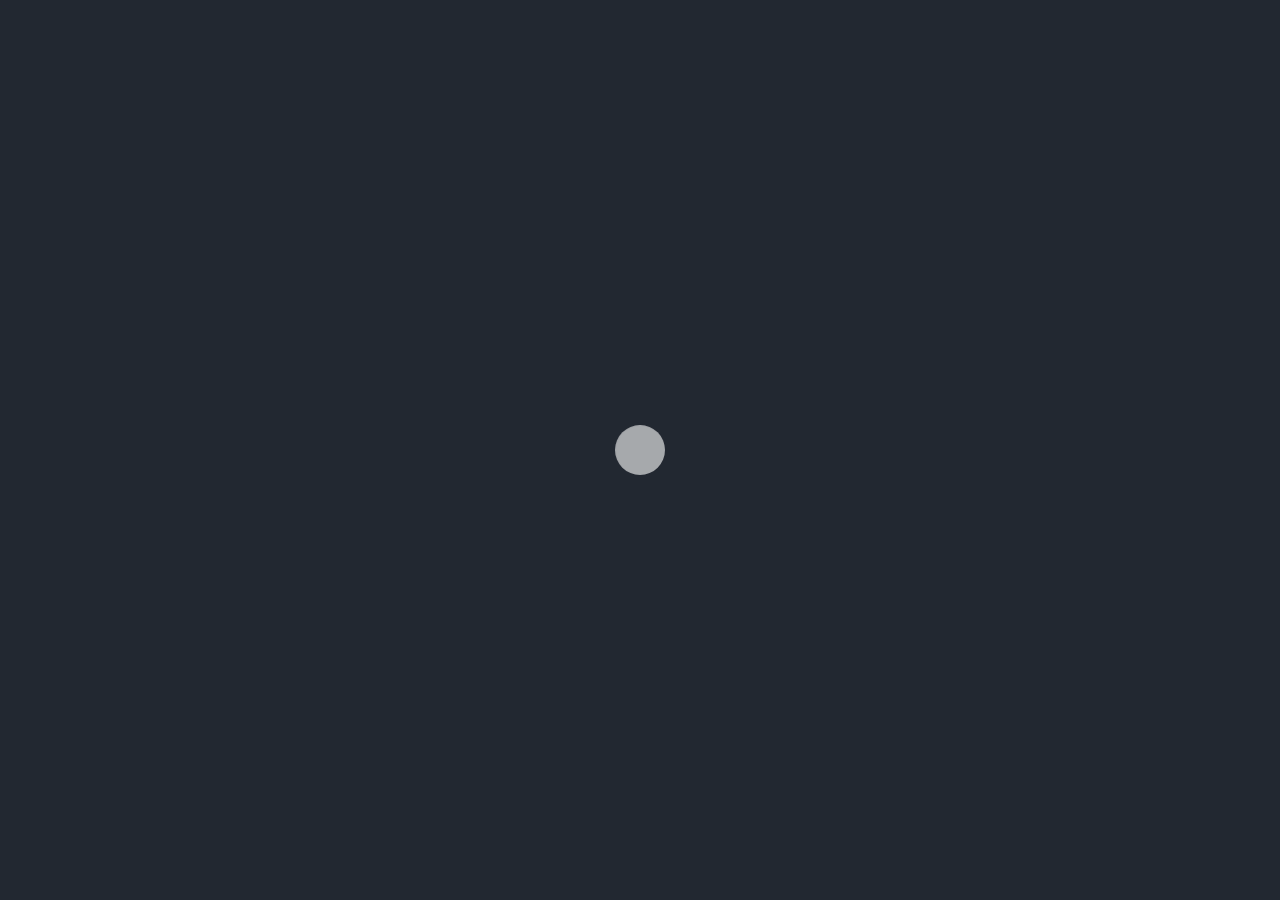
<file: index.html>
<html xmlns="http://www.w3.org/1999/xhtml" lang="en">

<head>
	<meta http-equiv="Content-Type" content="text/html; charset=utf-8" />
	<meta name="description" content="HTTrack is an easy-to-use website mirror utility. It allows you to download a World Wide website from the Internet to a local directory,building recursively all structures, getting html, images, and other files from the server to your computer. Links are rebuiltrelatively so that you can freely browse to the local site (works with any browser). You can mirror several sites together so that you can jump from one toanother. You can, also, update an existing mirror site, or resume an interrupted download. The robot is fully configurable, with an integrated help" />
	<meta name="keywords" content="httrack, HTTRACK, HTTrack, winhttrack, WINHTTRACK, WinHTTrack, offline browser, web mirror utility, aspirateur web, surf offline, web capture, www mirror utility, browse offline, local  site builder, website mirroring, aspirateur www, internet grabber, capture de site web, internet tool, hors connexion, unix, dos, windows 95, windows 98, solaris, ibm580, AIX 4.0, HTS, HTGet, web aspirator, web aspirateur, libre, GPL, GNU, free software" />
	<title>Local index - HTTrack Website Copier</title>
  <!-- Mirror and index made by HTTrack Website Copier/3.51-0 [XR&CO] -->
	<style type="text/css">
	<!--

body {
	margin: 0;  padding: 0;  margin-bottom: 15px;  margin-top: 8px;
	background: #77b;
}
body, td {
	font: 14px "Trebuchet MS", Verdana, Arial, Helvetica, sans-serif;
	}

#subTitle {
	background: #000;  color: #fff;  padding: 4px;  font-weight: bold; 
	}

#siteNavigation a, #siteNavigation .current {
	font-weight: bold;  color: #448;
	}
#siteNavigation a:link    { text-decoration: none; }
#siteNavigation a:visited { text-decoration: none; }

#siteNavigation .current { background-color: #ccd; }

#siteNavigation a:hover   { text-decoration: none;  background-color: #fff;  color: #000; }
#siteNavigation a:active  { text-decoration: none;  background-color: #ccc; }


a:link    { text-decoration: underline;  color: #00f; }
a:visited { text-decoration: underline;  color: #000; }
a:hover   { text-decoration: underline;  color: #c00; }
a:active  { text-decoration: underline; }

#pageContent {
	clear: both;
	border-bottom: 6px solid #000;
	padding: 10px;  padding-top: 20px;
	line-height: 1.65em;
	background-image: url(backblue.gif);
	background-repeat: no-repeat;
	background-position: top right;
	}

#pageContent, #siteNavigation {
	background-color: #ccd;
	}


.imgLeft  { float: left;   margin-right: 10px;  margin-bottom: 10px; }
.imgRight { float: right;  margin-left: 10px;   margin-bottom: 10px; }

hr { height: 1px;  color: #000;  background-color: #000;  margin-bottom: 15px; }

h1 { margin: 0;  font-weight: bold;  font-size: 2em; }
h2 { margin: 0;  font-weight: bold;  font-size: 1.6em; }
h3 { margin: 0;  font-weight: bold;  font-size: 1.3em; }
h4 { margin: 0;  font-weight: bold;  font-size: 1.18em; }

.blak { background-color: #000; }
.hide { display: none; }
.tableWidth { min-width: 400px; }

.tblRegular       { border-collapse: collapse; }
.tblRegular td    { padding: 6px;  background-image: url(fade.gif);  border: 2px solid #99c; }
.tblHeaderColor, .tblHeaderColor td { background: #99c; }
.tblNoBorder td   { border: 0; }


// -->
</style>

</head>

<body>
<table width="76%" border="0" align="center" cellspacing="0" cellpadding="3" class="tableWidth">
	<tr>
	<td id="subTitle">HTTrack Website Copier - Open Source offline browser</td>
	</tr>
</table>
<table width="76%" border="0" align="center" cellspacing="0" cellpadding="0" class="tableWidth">
<tr class="blak">
<td>
	<table width="100%" border="0" align="center" cellspacing="1" cellpadding="0">
	<tr>
	<td colspan="6"> 
		<table width="100%" border="0" align="center" cellspacing="0" cellpadding="10">
		<tr> 
		<td id="pageContent"> 
<!-- ==================== End prologue ==================== -->

<H1 ALIGN=Center>Index of locally available sites:</H1>
	<TABLE BORDER="0" WIDTH="100%" CELLSPACING="1" CELLPADDING="0">
		<TR>
			<TD BACKGROUND="fade.gif">
				&middot;
					<A HREF="rxdtheme.com/html/tm/quader-demo/quader-dark/index.html">
						rxdtheme.com/html/tm/quader-demo/quader-dark/index.html
					</A>		
			</TD>
		</TR>
	</TABLE>
	<BR>
	<BR>
	<BR>
  	<H6 ALIGN="RIGHT">
	<I>Mirror and index made by HTTrack Website Copier [XR&amp;CO]</I>
	</H6>
	<!-- Mirror and index made by HTTrack Website Copier/3.51-0 [XR&CO] -->
	<!-- Thanks for using HTTrack Website Copier! -->
	<meta HTTP-EQUIV="Refresh" CONTENT="0; URL=rxdtheme.com/html/tm/quader-demo/quader-dark/index.html">


<!-- ==================== Start epilogue ==================== -->
		</td>
		</tr>
		</table>
	</td>
	</tr>
	</table>
</td>
</tr>
</table>

<table width="76%" border="0" align="center" valign="bottom" cellspacing="0" cellpadding="0">
	<tr>
	<td id="footer"><small>&copy; 1998 Xavier Roche &amp; other contributors - Web Design: Leto Kauler.</small></td>
	</tr>
</table>

</body>

</html>
</file>
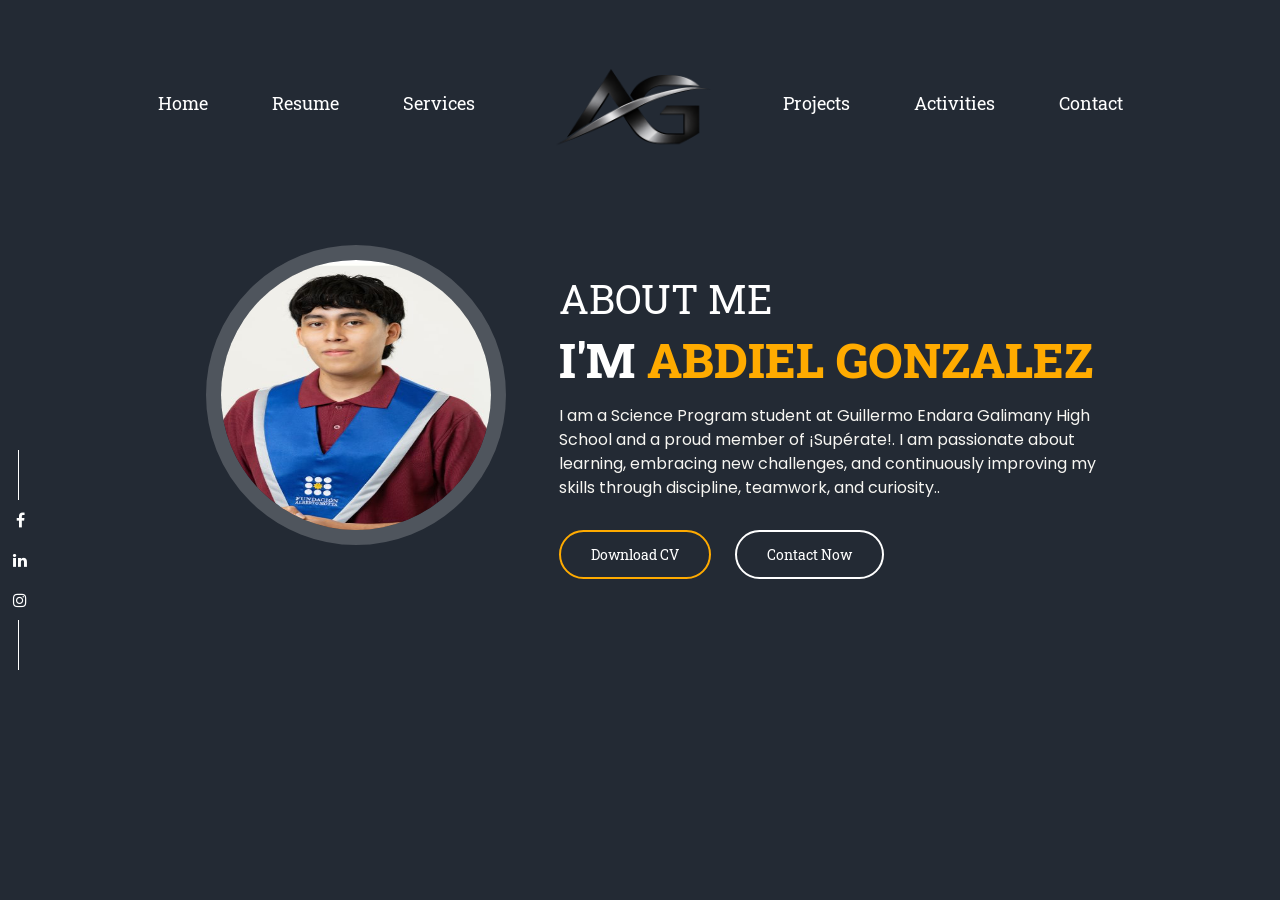
<file: rxdtheme.com/html/tm/quader-demo/quader-dark/index.html>
<!DOCTYPE html>
<html lang="zxx">

	
<!-- Mirrored from https://rxdtheme.com/html/tm/quader-demo/quader-dark/index.html by HTTrack Website Copier/3.x [XR&CO], Mon, 16 Nov 2026 21:08:26 GMT -->
<head>
		<!-- Meta -->
		<meta charset="utf-8">
		<meta http-equiv="X-UA-Compatible" content="IE=edge">
		<meta name="viewport" content="width=device-width, initial-scale=1"> 
		<!-- The above 3 meta tags *must* come first in the head; any other head content must come *after* these tags -->
		<meta name="description" content="Quader - Portfolio Template">
		<meta name="keywords" content="theme_ocean,personal, portfolio new, html, one page, bootstrap, new html template, design, creative, onepage, clean, modern">
		<meta name="author" content="theme_ocean">
		<!-- SITE TITLE -->
		<title>Quader - Personal Portfolio Template</title>			
		<!-- Latest Bootstrap min CSS -->
		<link rel="icon" href="assets/img/favicon.png">		
		<link rel="stylesheet" href="assets/bootstrap/css/bootstrap.min.css">		
		<!-- Google Font -->
		<link rel="stylesheet" href="https://fonts.googleapis.com/css?family=Poppins:300,400,500,600,700,800"> 
		<link rel="preconnect" href="https://fonts.gstatic.com/">
		<link href="https://fonts.googleapis.com/css2?family=Roboto+Slab:wght@400;500;600;700&amp;display=swap" rel="stylesheet">
		<!-- Font Awesome CSS -->
		<link rel="stylesheet" href="assets/fonts/font-awesome.min.css">
		<!---meanmenu Css-->
		<link rel="stylesheet" href="assets/css/meanmenu.css">				
		<!-- themify-icons CSS -->
		<link rel="stylesheet" href="assets/fonts/themify-icons.css">
		<!--- owl carousel Css-->
		<link rel="stylesheet" href="assets/owlcarousel/css/owl.carousel.css">
		<link rel="stylesheet" href="assets/owlcarousel/css/owl.theme.css">		
		<!-- Style CSS -->
		<link rel="stylesheet" href="assets/css/style.css">						
		<link rel="stylesheet" href="assets/css/responsive.css">						
		<!-- HTML5 shim and Respond.js IE8 support of HTML5 elements and media queries -->
		<!-- WARNING: Respond.js doesn't work if you view the page via file:// -->
		<!--[if lt IE 9]>
		  <script src="https://oss.maxcdn.com/html5shiv/3.7.2/html5shiv.min.js"></script>
		  <script src="https://oss.maxcdn.com/respond/1.4.2/respond.min.js"></script>
		<![endif]-->
	</head>
	
    <body>

		<!-- START PRELOADER -->
		<div class="preloader">
			<div class="spinner">
				<div class="double-bounce1"></div>
				<div class="double-bounce2"></div>
			</div>
		</div>
		<!-- END PRELOADER -->

		<!-- Responsive Logo Its Only for Mobile Device -->
		<div class="top-logo">
			<a href="index.html"><img src="assets/img/logo.png" alt="logo" /></a>
		</div>
		
		<!--Start Home -->
		<div class="item_main">
			<div class="container">
				<div class="row">
					<div class="col-lg-12">
						<div class="main-menu text-center">
							<ul>
								<li><a href="index.html">Home</a></li>
								<li><a href="resume.html">Resume</a></li>
								<li><a href="service.html">Services</a></li>
								<li class="logo"><a href="index.html"><img src="assets/img/logo.png" alt="Modest" /></a></li>
								<li><a href="portfolio.html">Projects</a></li>
								<li><a href="blog.html">Activities</a></li>
								<li><a href="contact.html">Contact</a></li>
							</ul>
						</div>
					</div><!--END COL -->
				</div><!--END ROW -->						
				<div class="row home_ptop">
					<div class="offset-lg-1 col-lg-10 col-sm-12 col-xs-12 no-padding">
						<div class="row">
							<div class="col-lg-5 col-sm-40 col-xs-12">
								<div class="about_me">
									<img src="assets/img/me.jpg" class="img-fluid" alt="" />
								</div>
							</div>
							<div class="col-lg-7 col-sm-12 col-xs-12 no-padding">
								<div class="about_me_content">
									<h1>ABOUT ME</h1>
									<h3>I'M <span>Abdiel Gonzalez</span></h3>
									<p>I am a Science Program student at Guillermo Endara Galimany High School and a proud member of ¡Supérate!. I am passionate about learning, embracing new challenges, and continuously improving my skills through discipline, teamwork, and curiosity..</p>
									<div class="home_btn">
										<a href="file:///C:/Users/abdis/Downloads/Hoja%20de%20vida%20visuel-AbdielGonzalez.pdf" class="download_btn">Download CV</a>
										<a href="contact.html" class="contact_btn">Contact Now</a>
									</div>
								</div>
							</div><!-- END COL-->						
						</div>
					</div>
				</div><!-- END ROW-->
			</div><!-- / END CONTAINER -->			
		</div>
		<!-- / END HOMEPAGE DESIGN AREA -->
		
		<!-- / START SOCIAL PROFILES -->	
		<div class="social_profile">
			<ul>
				<li><a href="#" class="f_facebook"><i class="fa fa-facebook" title="Facebook"></i></a></li>
				<li><a href="https://www.linkedin.com/in/abdiel-gonzalez-ab279540a" class="f_twitter"><i class="fa fa-linkedin" title="Twitter"></i></a></li>
				<li><a href="#" class="f_instagram"><i class="fa fa-instagram" title="Instagram"></i></a></li>
			</ul>
		</div>	
		<!-- / END SOCIAL PROFILES -->		
		
				
		<!-- Latest jQuery -->
			<script src="assets/js/jquery-1.12.4.min.js"></script>
		<!-- Latest compiled and minified Bootstrap -->
			<script src="assets/bootstrap/js/bootstrap.min.js"></script>			
		<!-- JQuery Knob -->
		<!--[if IE]><script type="text/javascript" src="excanvas.js"></script><![endif]-->
			<script src="assets/js/jquery.knob.js"></script>			
		<!-- WayPoints JS -->
			<script src="assets/js/waypoints.min.js"></script>	
		<!-- owl-carousel min js  -->
			<script src="assets/owlcarousel/js/owl.carousel.min.js"></script>				
		<!-- countTo js -->
			<script src="assets/js/jquery.inview.min.js"></script>	
		<!-- meanmenu  -->
			<script src="assets/js/jquery.meanmenu.js"></script>	
		<!-- scripts js -->
			<script src="assets/js/scripts.js"></script>
    </body>

<!-- Mirrored from https://rxdtheme.com/html/tm/quader-demo/quader-dark/index.html by HTTrack Website Copier/3.x [XR&CO], Mon, 16 Nov 2026 21:08:31 GMT -->
</html>
</file>
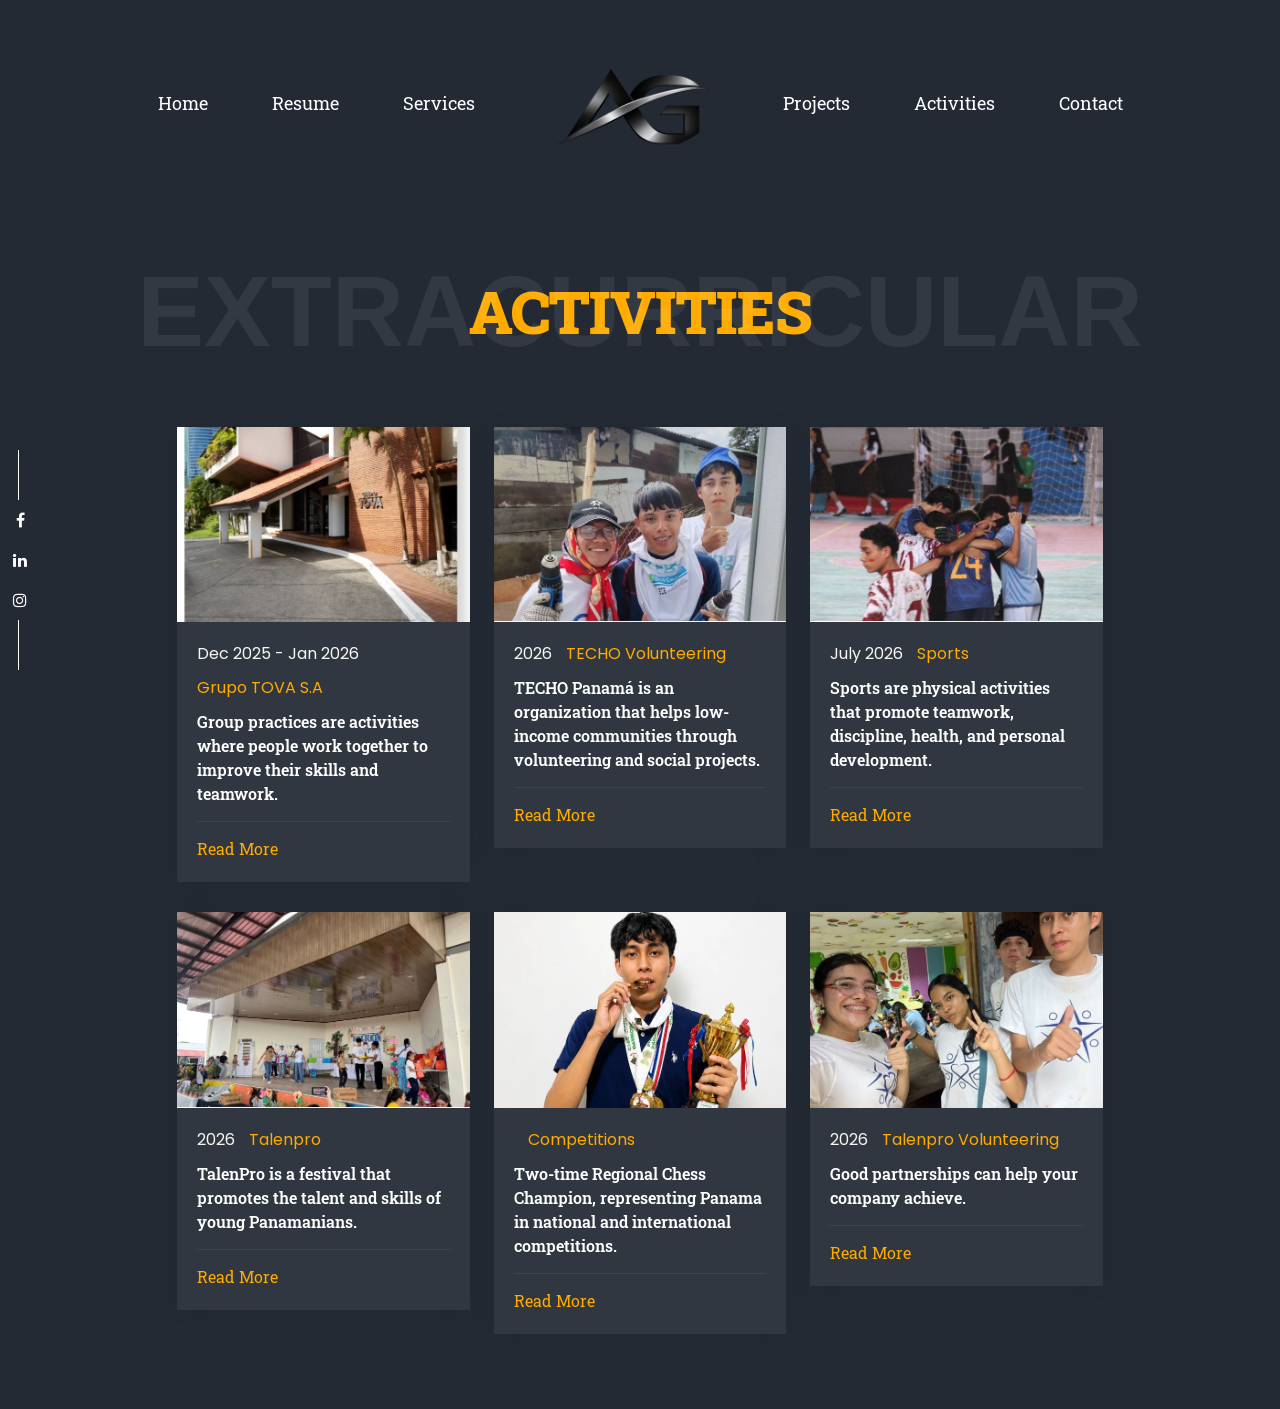
<file: rxdtheme.com/html/tm/quader-demo/quader-dark/blog.html>
<!DOCTYPE html>
<html lang="zxx">

	
<!-- Mirrored from https://rxdtheme.com/html/tm/quader-demo/quader-dark/blog.html by HTTrack Website Copier/3.x [XR&CO], Mon, 16 Nov 2026 21:08:38 GMT -->
<head>
		<!-- Meta -->
		<meta charset="utf-8">
		<meta http-equiv="X-UA-Compatible" content="IE=edge">
		<meta name="viewport" content="width=device-width, initial-scale=1"> 
		<!-- The above 3 meta tags *must* come first in the head; any other head content must come *after* these tags -->
		<meta name="description" content="Quader - Portfolio Template">
		<meta name="keywords" content="theme_ocean,personal, portfolio new, html, one page, bootstrap, new html template, design, creative, onepage, clean, modern">
		<meta name="author" content="theme_ocean">
		<!-- SITE TITLE -->
		<title>Blog - Quader Personal Portfolio Template</title>
<link rel="icon" href="assets/img/favicon.png">				
		<!-- Latest Bootstrap min CSS -->
		<link rel="stylesheet" href="assets/bootstrap/css/bootstrap.min.css">		
		<!-- Google Font -->
		<link rel="stylesheet" href="https://fonts.googleapis.com/css?family=Poppins:300,400,500,600,700,800"> 
		<link rel="preconnect" href="https://fonts.gstatic.com/">
		<link href="https://fonts.googleapis.com/css2?family=Roboto+Slab:wght@400;500;600;700&amp;display=swap" rel="stylesheet">
		<!-- Font Awesome CSS -->
		<link rel="stylesheet" href="assets/fonts/font-awesome.min.css">
		<!---meanmenu Css-->
		<link rel="stylesheet" href="assets/css/meanmenu.css">			
		<!-- themify-icons CSS -->
		<link rel="stylesheet" href="assets/fonts/themify-icons.css">		
		<!-- Style CSS -->
		<link rel="stylesheet" href="assets/css/style.css">	
		<link rel="stylesheet" href="assets/css/responsive.css">	
		<!-- HTML5 shim and Respond.js IE8 support of HTML5 elements and media queries -->
		<!-- WARNING: Respond.js doesn't work if you view the page via file:// -->
		<!--[if lt IE 9]>
		  <script src="https://oss.maxcdn.com/html5shiv/3.7.2/html5shiv.min.js"></script>
		  <script src="https://oss.maxcdn.com/respond/1.4.2/respond.min.js"></script>
		<![endif]-->
	</head>
	
    <body>

		<!-- START PRELOADER -->
		<div class="preloader">
			<div class="spinner">
				<div class="double-bounce1"></div>
				<div class="double-bounce2"></div>
			</div>
		</div>
		<!-- END PRELOADER -->
		
		<!-- Responsive Logo Its Only for Mobile Device -->
		<div class="top-logo">
			<a href="index.html"><img src="assets/img/logo.png" alt="logo" /></a>
		</div>		
		
			<div class="item_main">	
				<div class="container">
					<div class="row">
						<div class="col-lg-12">
							<div class="main-menu text-center">
								<ul>
									<li><a href="index.html">Home</a></li>
									<li><a href="resume.html">Resume</a></li>
									<li><a href="service.html">Services</a></li>
									<li class="logo"><a href="index.html"><img src="assets/img/logo.png" alt="Modest" /></a></li>
									<li><a href="portfolio.html">Projects</a></li>
									<li><a href="blog.html">Activities</a></li>
									<li><a href="contact.html">Contact</a></li>
								</ul>
							</div>
						</div><!--END COL -->
					</div><!--END ROW -->					
					<div class="section-title">
						<h1><span>Activities</span></h1>
						<span class="title_bg">Extracurricular</span>
					</div>					
					<div class="row blog_info_btm">
						<div class="offset-lg-1 col-lg-10 col-sm-12 col-xs-12">
							<div class="row">
								<div class="col-lg-4 col-sm-6 col-xs-12">
									<div class="single_blog">
										<div class="blog_img">
											<a href="blog_single.html"><img src="assets/img/blog/1.jpg" class="img-fluid" alt="image" /></a>
										</div>
										<div class="blog_content">
											<span>Dec 2025 - Jan 2026</span>
											<span class="cat_style">Grupo TOVA S.A</span>
											<h3><a href="blog_single.html">Group practices are activities where people work together to improve their skills and teamwork.</a></h3>
											<a href="blog_single.html">Read More</a>
										</div>
									</div>
								</div><!-- END COL-->
								<div class="col-lg-4 col-sm-6 col-xs-12">
									<div class="single_blog">
										<div class="blog_img">
											<a href="blog_single.html"><img src="assets/img/blog/2.jpg" class="img-fluid" alt="image" /></a>
										</div>
										<div class="blog_content">
											<span>2026</span>
											<span class="cat_style">TECHO Volunteering</span>
											<h3><a href="blog_single.html">TECHO Panamá is an organization that helps low-income communities through volunteering and social projects.</a></h3>
											<a href="blog_single.html">Read More</a>
										</div>
									</div>
								</div><!-- END COL-->
								<div class="col-lg-4 col-sm-6 col-xs-12">
									<div class="single_blog">
										<div class="blog_img">
											<a href="blog_single.html"><img src="assets/img/blog/3.jpg" class="img-fluid" alt="image" /></a>
										</div>
										<div class="blog_content">
											<span> July 2026</span>
											<span class="cat_style">Sports</span>
											<h3><a href="blog_single.html">Sports are physical activities that promote teamwork, discipline, health, and personal development.</a></h3>
											<a href="blog_single.html">Read More</a>
										</div>
									</div>
								</div><!-- END COL-->
								<div class="col-lg-4 col-sm-6 col-xs-12">
									<div class="single_blog">
										<div class="blog_img">
											<a href="blog_single.html"><img src="assets/img/blog/4.jpg" class="img-fluid" alt="image" /></a>
										</div>
										<div class="blog_content">
											<span>2026</span>
											<span class="cat_style">Talenpro</span>
											<h3><a href="blog_single.html">TalenPro is a festival that promotes the talent and skills of young Panamanians.</a></h3>
											<a href="blog_single.html">Read More</a>
										</div>
									</div>
								</div><!-- END COL-->
								<div class="col-lg-4 col-sm-6 col-xs-12">
									<div class="single_blog">
										<div class="blog_img">
											<a href="blog_single.html"><img src="assets/img/blog/5.jpg" class="img-fluid" alt="image" /></a>
										</div>
										<div class="blog_content">
											<span>­</span>
											<span class="cat_style">Competitions</span>
											<h3><a href="blog_single.html">Two-time Regional Chess Champion, representing Panama in national and international competitions.</a></h3>
											<a href="blog_single.html">Read More</a>
										</div>
									</div>
								</div><!-- END COL-->
								<div class="col-lg-4 col-sm-6 col-xs-12">
									<div class="single_blog">
										<div class="blog_img">
											<a href="blog_single.html"><img src="assets/img/blog/6.jpg" class="img-fluid" alt="image" /></a>
										</div>
										<div class="blog_content">
											<span>2026</span>
											<span class="cat_style">Talenpro Volunteering</span>
											<h3><a href="blog_single.html">Good partnerships can help your company achieve.</a></h3>
											<a href="blog_single.html">Read More</a>
										</div>
									</div>
								</div><!-- END COL-->	
							</div>
						</div>		
					</div><!-- / END ROW -->
				</div><!-- / END CONTAINER -->			
			</div>	
			
		<!-- / START SOCIAL PROFILES -->	
		<div class="social_profile">
			<ul>
				<li><a href="#" class="f_facebook"><i class="fa fa-facebook" title="Facebook"></i></a></li>
				<li><a href="#" class="f_twitter"><i class="fa fa-linkedin" title="Twitter"></i></a></li>
				<li><a href="#" class="f_instagram"><i class="fa fa-instagram" title="Instagram"></i></a></li>
			</ul>
		</div>	
		<!-- / END SOCIAL PROFILES -->		
		
		<!-- Latest jQuery -->
			<script src="assets/js/jquery-1.12.4.min.js"></script>
		<!-- Latest compiled and minified Bootstrap -->
			<script src="assets/bootstrap/js/bootstrap.min.js"></script>			
		<!-- JQuery Knob -->
		<!--[if IE]><script type="text/javascript" src="excanvas.js"></script><![endif]-->
			<script src="assets/js/jquery.knob.js"></script>			
		<!-- WayPoints JS -->
			<script src="assets/js/waypoints.min.js"></script>	
		<!-- countTo js -->
			<script src="assets/js/jquery.inview.min.js"></script>		
		<!-- meanmenu  -->
			<script src="assets/js/jquery.meanmenu.js"></script>				
		<!-- scripts js -->
			<script src="assets/js/scripts.js"></script>
    </body>

<!-- Mirrored from https://rxdtheme.com/html/tm/quader-demo/quader-dark/blog.html by HTTrack Website Copier/3.x [XR&CO], Mon, 16 Nov 2026 21:08:40 GMT -->
</html>
</file>
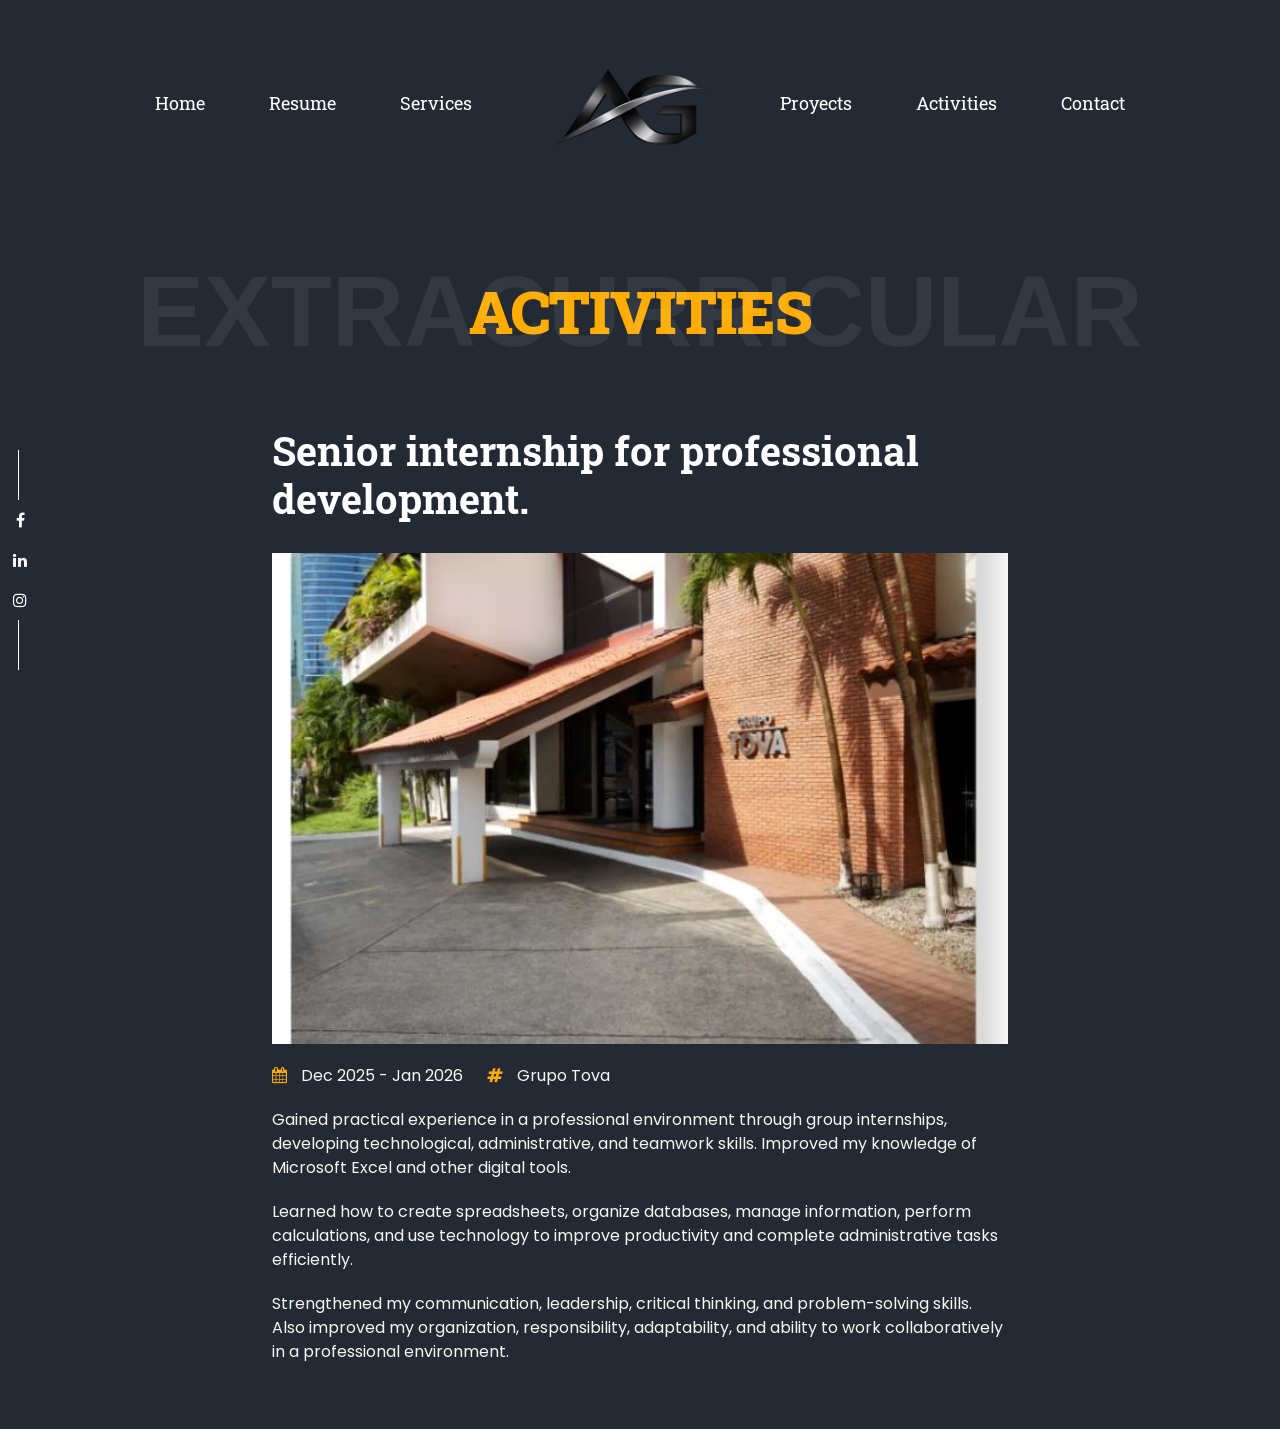
<file: rxdtheme.com/html/tm/quader-demo/quader-dark/blog_single.html>
<!DOCTYPE html>
<html lang="zxx">

	
<!-- Mirrored from https://rxdtheme.com/html/tm/quader-demo/quader-dark/blog_single.html by HTTrack Website Copier/3.x [XR&CO], Mon, 16 Nov 2026 21:08:42 GMT -->
<head>
		<!-- Meta -->
		<meta charset="utf-8">
		<meta http-equiv="X-UA-Compatible" content="IE=edge">
		<meta name="viewport" content="width=device-width, initial-scale=1"> 
		<!-- The above 3 meta tags *must* come first in the head; any other head content must come *after* these tags -->
		<meta name="description" content="Quader - Portfolio Template">
		<meta name="keywords" content="theme_ocean,personal, portfolio new, html, one page, bootstrap, new html template, design, creative, onepage, clean, modern">
		<meta name="author" content="theme_ocean">
		<!-- SITE TITLE -->
		<title>Blog Single - Quader Personal Portfolio Template</title>		
<link rel="icon" href="assets/img/favicon.png">				
		<!-- Latest Bootstrap min CSS -->
		<link rel="stylesheet" href="assets/bootstrap/css/bootstrap.min.css">		
		<!-- Google Font -->
		<link rel="stylesheet" href="https://fonts.googleapis.com/css?family=Poppins:300,400,500,600,700,800"> 
		<link rel="preconnect" href="https://fonts.gstatic.com/">
		<link href="https://fonts.googleapis.com/css2?family=Roboto+Slab:wght@400;500;600;700&amp;display=swap" rel="stylesheet">
		<!-- Font Awesome CSS -->
		<link rel="stylesheet" href="assets/fonts/font-awesome.min.css">
		<!---meanmenu Css-->
		<link rel="stylesheet" href="assets/css/meanmenu.css">			
		<!-- themify-icons CSS -->
		<link rel="stylesheet" href="assets/fonts/themify-icons.css">		
		<!-- Style CSS -->
		<link rel="stylesheet" href="assets/css/style.css">		
		<link rel="stylesheet" href="assets/css/responsive.css">	
		<!-- HTML5 shim and Respond.js IE8 support of HTML5 elements and media queries -->
		<!-- WARNING: Respond.js doesn't work if you view the page via file:// -->
		<!--[if lt IE 9]>
		  <script src="https://oss.maxcdn.com/html5shiv/3.7.2/html5shiv.min.js"></script>
		  <script src="https://oss.maxcdn.com/respond/1.4.2/respond.min.js"></script>
		<![endif]-->
	</head>
	
    <body>

		<!-- START PRELOADER -->
		<div class="preloader">
			<div class="spinner">
				<div class="double-bounce1"></div>
				<div class="double-bounce2"></div>
			</div>
		</div>
		<!-- END PRELOADER -->

		<!-- Responsive Logo Its Only for Mobile Device -->
		<div class="top-logo">
			<a href="index.html"><img src="assets/img/logo.png" alt="logo" /></a>
		</div>		

			<div class="item_main">
				<div class="container">
					<div class="row">
						<div class="col-lg-12">
							<div class="main-menu text-center">
								<ul>
									<li><a href="index.html">Home</a></li>
									<li><a href="resume.html">Resume</a></li>
									<li><a href="service.html">Services</a></li>
									<li class="logo"><a href="index.html"><img src="assets/img/logo.png" alt="Modest" /></a></li>
									<li><a href="portfolio.html">Proyects</a></li>
									<li><a href="blog.html">Activities</a></li>
									<li><a href="contact.html">Contact</a></li>
								</ul>
							</div>
						</div><!--END COL -->
					</div><!--END ROW -->					
					<div class="section-title">
						<h1><span>Activities</span></h1>
						<span class="title_bg">Extracurricular</span>
					</div>					
					<div class="row blog_info_btm">
						<div class="col-lg-8 offset-lg-2 col-sm-12 col-xs-12">
							<div class="blog_single_page">
								<h1>Senior internship for professional development.</h1>
								<img src="assets/img/blog/1.jpg" class="img-fluid" alt="image" />
								<span><i class="fa fa-calendar"></i> Dec 2025 - Jan 2026</span>
								<span><i class="fa fa-hashtag"></i> Grupo Tova</span>
								<p>Gained practical experience in a professional environment through group internships, developing technological, administrative, and teamwork skills. Improved my knowledge of Microsoft Excel and other digital tools.</p>
								<p>Learned how to create spreadsheets, organize databases, manage information, perform calculations, and use technology to improve productivity and complete administrative tasks efficiently.</p>
								<p>Strengthened my communication, leadership, critical thinking, and problem-solving skills. Also improved my organization, responsibility, adaptability, and ability to work collaboratively in a professional environment.</p>
							</div>
						</div><!-- END COL--> 						
					</div><!-- / END ROW -->
				</div><!-- / END CONTAINER -->			
			</div>			
		
		<!-- / START SOCIAL PROFILES -->	
		<div class="social_profile">
			<ul>
				<li><a href="#" class="f_facebook"><i class="fa fa-facebook" title="Facebook"></i></a></li>
				<li><a href="#" class="f_twitter"><i class="fa fa-linkedin" title="Twitter"></i></a></li>
				<li><a href="#" class="f_instagram"><i class="fa fa-instagram" title="Instagram"></i></a></li>
			</ul>
		</div>	
		<!-- / END SOCIAL PROFILES -->		
		
		<!-- Latest jQuery -->
			<script src="assets/js/jquery-1.12.4.min.js"></script>
		<!-- Latest compiled and minified Bootstrap -->
			<script src="assets/bootstrap/js/bootstrap.min.js"></script>			
		<!-- owl-carousel min js  -->	
		<!-- JQuery Knob -->
		<!--[if IE]><script type="text/javascript" src="excanvas.js"></script><![endif]-->
			<script src="assets/js/jquery.knob.js"></script>			
		<!-- WayPoints JS -->
			<script src="assets/js/waypoints.min.js"></script>	
		<!-- countTo js -->
			<script src="assets/js/jquery.inview.min.js"></script>	
		<!-- meanmenu  -->
			<script src="assets/js/jquery.meanmenu.js"></script>				
		<!-- scripts js -->
			<script src="assets/js/scripts.js"></script>
    </body>

<!-- Mirrored from https://rxdtheme.com/html/tm/quader-demo/quader-dark/blog_single.html by HTTrack Website Copier/3.x [XR&CO], Mon, 16 Nov 2026 21:08:42 GMT -->
</html>
</file>
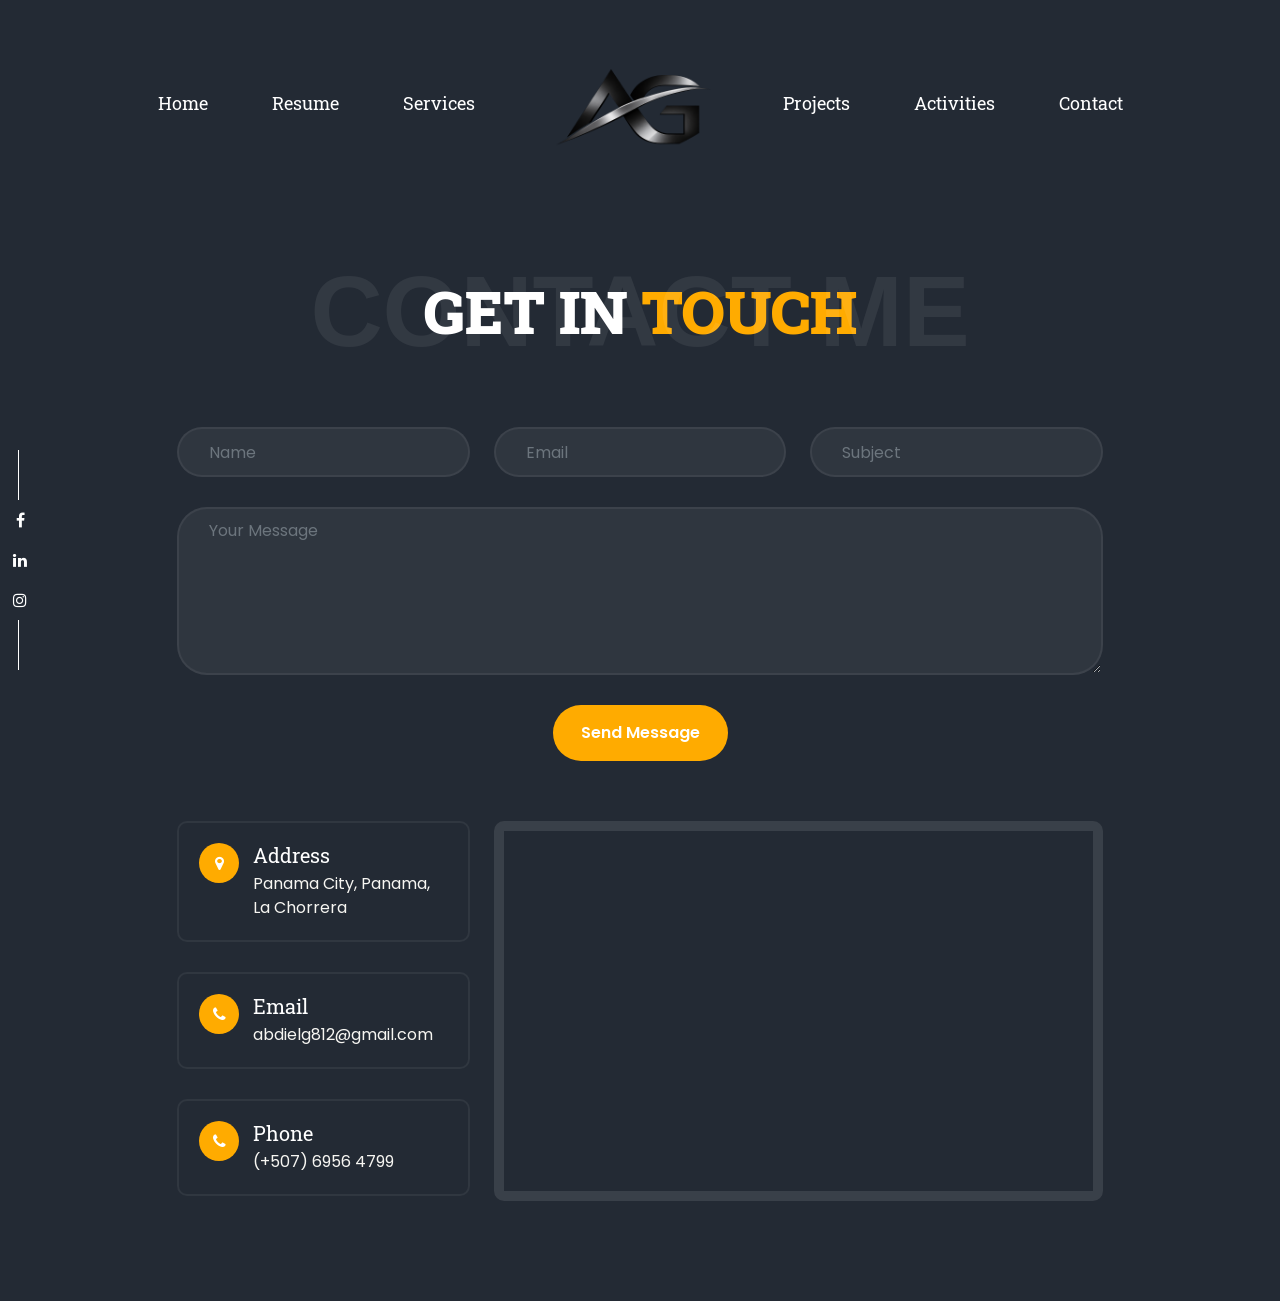
<file: rxdtheme.com/html/tm/quader-demo/quader-dark/contact.html>
<!DOCTYPE html>
<html lang="zxx">

	
<!-- Mirrored from https://rxdtheme.com/html/tm/quader-demo/quader-dark/contact.html by HTTrack Website Copier/3.x [XR&CO], Mon, 16 Nov 2026 21:08:40 GMT -->
<head>
		<!-- Meta -->
		<meta charset="utf-8">
		<meta http-equiv="X-UA-Compatible" content="IE=edge">
		<meta name="viewport" content="width=device-width, initial-scale=1"> 
		<!-- The above 3 meta tags *must* come first in the head; any other head content must come *after* these tags -->
		<meta name="description" content="Quader - Portfolio Template">
		<meta name="keywords" content="theme_ocean,personal, portfolio new, html, one page, bootstrap, new html template, design, creative, onepage, clean, modern">
		<meta name="author" content="theme_ocean">
		<!-- SITE TITLE -->
		<title>Contact - Quader Personal Portfolio Template</title>
<link rel="icon" href="assets/img/favicon.png">				
		<!-- Latest Bootstrap min CSS -->
		<link rel="stylesheet" href="assets/bootstrap/css/bootstrap.min.css">		
		<!-- Google Font -->
		<link rel="stylesheet" href="https://fonts.googleapis.com/css?family=Poppins:300,400,500,600,700,800"> 
		<link rel="preconnect" href="https://fonts.gstatic.com/">
		<link href="https://fonts.googleapis.com/css2?family=Roboto+Slab:wght@400;500;600;700&amp;display=swap" rel="stylesheet">
		<!-- Font Awesome CSS -->
		<link rel="stylesheet" href="assets/fonts/font-awesome.min.css">
		<!---meanmenu Css-->
		<link rel="stylesheet" href="assets/css/meanmenu.css">			
		<!-- themify-icons CSS -->
		<link rel="stylesheet" href="assets/fonts/themify-icons.css">	
		<!-- Style CSS -->
		<link rel="stylesheet" href="assets/css/style.css">		
		<link rel="stylesheet" href="assets/css/responsive.css">			
		<!-- HTML5 shim and Respond.js IE8 support of HTML5 elements and media queries -->
		<!-- WARNING: Respond.js doesn't work if you view the page via file:// -->
		<!--[if lt IE 9]>
		  <script src="https://oss.maxcdn.com/html5shiv/3.7.2/html5shiv.min.js"></script>
		  <script src="https://oss.maxcdn.com/respond/1.4.2/respond.min.js"></script>
		<![endif]-->
	</head>
	
    <body>

		<!-- START PRELOADER -->
		<div class="preloader">
			<div class="spinner">
				<div class="double-bounce1"></div>
				<div class="double-bounce2"></div>
			</div>
		</div>
		<!-- END PRELOADER -->
		
		<!-- Responsive Logo Its Only for Mobile Device -->
		<div class="top-logo">
			<a href="index.html"><img src="assets/img/logo.png" alt="logo" /></a>
		</div>		

		<!--Start Home -->
		<div class="item_main">
			<div class="container">
				<div class="row">
					<div class="col-lg-12">
						<div class="main-menu text-center">
							<ul>
								<li><a href="index.html">Home</a></li>
								<li><a href="resume.html">Resume</a></li>
								<li><a href="service.html">Services</a></li>
								<li class="logo"><a href="index.html"><img src="assets/img/logo.png" alt="Modest" /></a></li>
								<li><a href="portfolio.html">Projects</a></li>
								<li><a href="blog.html">Activities</a></li>
								<li><a href="contact.html">Contact</a></li>
							</ul>
						</div>
					</div><!--END COL -->
				</div><!--END ROW -->					
					<div class="section-title">
						<h1>Get in <span>Touch</span></h1>
						<span class="title_bg">Contact me</span>
					</div>					
					<div class="row">
						<div class="col-lg-10 offset-lg-1 col-sm-12 col-xs-12">	
							<div class="contact">
								<form id="contact-form" method="post" enctype="multipart/form-data">
									<div class="row">
										<div class="form-group col-md-4">
											<input type="text" name="name" class="form-control" placeholder="Name" required="required">
										</div>
										<div class="form-group col-md-4">
											<input type="email" name="email" class="form-control" placeholder="Email" required="required">
										</div>
										<div class="form-group col-md-4">
											<input type="text" name="subject" class="form-control" placeholder="Subject" required="required">
										</div>
										<div class="form-group col-md-12">
											<textarea rows="6" name="message" class="form-control" placeholder="Your Message" required="required"></textarea>
										</div>
										<div class="col-md-12 text-center">
											<button type="submit" value="Send message" name="submit" id="submitButton" class="btn btn-contact-bg" title="Submit Your Message!">Send Message</button>
										</div>
									</div>
								</form>
							</div>
						</div><!--- END COL -->    						
					</div><!-- / END ROW -->
					<div class="row contact_top_btm">	
						<div class="offset-lg-1 col-lg-10">
							<div class="row">
								<div class="col-lg-4 col-sm-12 col-xs-12">
									<div class="single_address">
										<i class="fa fa-map-marker"></i>
										<h4>Address</h4>
										<p>Panama City, Panama, La Chorrera</p>
									</div>
									<div class="single_address">
										<i class="fa fa-phone"></i>
										<h4>Email</h4>
										<p>abdielg812@gmail.com</p>
									</div>
									<div class="single_address">
										<i class="fa fa-phone"></i>
										<h4>Phone</h4>
										<p>(+507) 6956 4799</p>
									</div>
								</div><!--- END COL -->
								<div class="col-lg-8 col-sm-12 col-xs-12">
									<div class="map">
										<iframe src="https://www.google.com/maps/embed?pb=!1m18!1m12!1m3!1d387190.2799338828!2d-74.25988131802218!3d40.697670060319915!2m3!1f0!2f0!3f0!3m2!1i1024!2i768!4f13.1!3m3!1m2!1s0x89c24fa5d33f083b%3A0xc80b8f06e177fe62!2z4Kao4Ka_4KaJIOCmh-Cmr-CmvOCmsOCnjeCmlSwg4Kau4Ka-4Kaw4KeN4KaV4Ka_4KaoIOCmr-CngeCmleCnjeCmpOCmsOCmvuCmt-CnjeCmn-CnjeCmsA!5e0!3m2!1sbn!2sbd!4v1573353736547!5m2!1sbn!2sbd"></iframe>
									</div>
								</div><!--- END COL --> 
							</div>
						</div>
					</div><!-- / END ROW -->
				</div><!-- / END CONTAINER -->			
			</div>

		<!-- / START SOCIAL PROFILES -->	
		<div class="social_profile">
			<ul>
				<li><a href="#" class="f_facebook"><i class="fa fa-facebook" title="Facebook"></i></a></li>
				<li><a href="#" class="f_twitter"><i class="fa fa-linkedin" title="Twitter"></i></a></li>
				<li><a href="#" class="f_instagram"><i class="fa fa-instagram" title="Instagram"></i></a></li>
			</ul>
		</div>	
		<!-- / END SOCIAL PROFILES -->		
		
		<!-- Latest jQuery -->
			<script src="assets/js/jquery-1.12.4.min.js"></script>
		<!-- Latest compiled and minified Bootstrap -->
			<script src="assets/bootstrap/js/bootstrap.min.js"></script>				
		<!-- JQuery Knob -->
		<!--[if IE]><script type="text/javascript" src="excanvas.js"></script><![endif]-->
			<script src="assets/js/jquery.knob.js"></script>			
		<!-- WayPoints JS -->
			<script src="assets/js/waypoints.min.js"></script>	
		<!-- countTo js -->
			<script src="assets/js/jquery.inview.min.js"></script>			
		<!-- meanmenu  -->
			<script src="assets/js/jquery.meanmenu.js"></script>		
		<!-- form contact js -->																				
			<script src="assets/js/form-contact.js"></script>			
		<!-- scripts js -->
			<script src="assets/js/scripts.js"></script>
    </body>

<!-- Mirrored from https://rxdtheme.com/html/tm/quader-demo/quader-dark/contact.html by HTTrack Website Copier/3.x [XR&CO], Mon, 16 Nov 2026 21:08:40 GMT -->
</html>
</file>
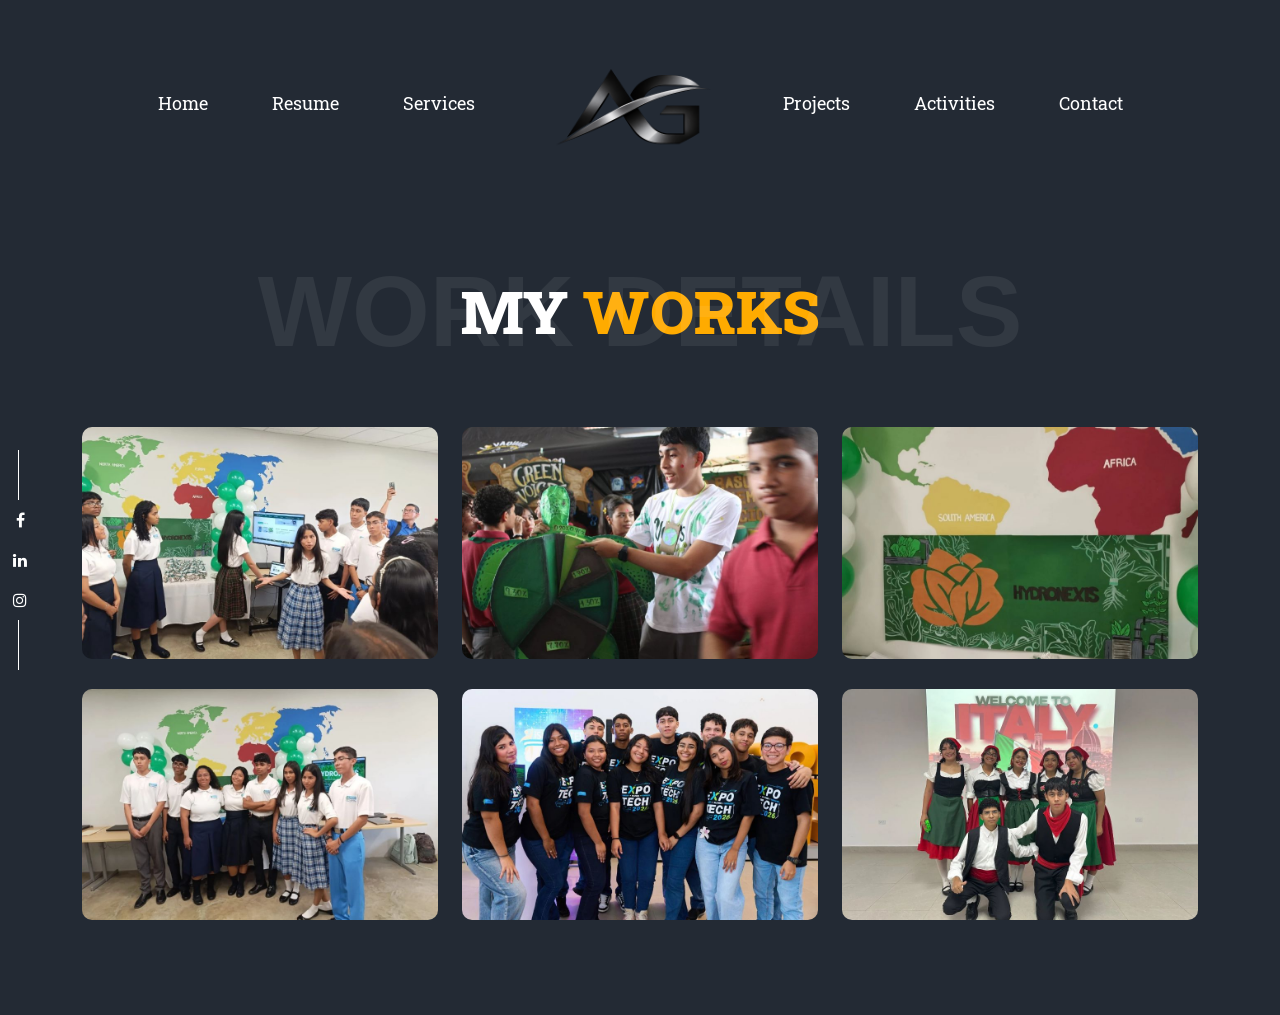
<file: rxdtheme.com/html/tm/quader-demo/quader-dark/portfolio.html>
<!DOCTYPE html>
<html lang="zxx">

	
<!-- Mirrored from https://rxdtheme.com/html/tm/quader-demo/quader-dark/portfolio.html by HTTrack Website Copier/3.x [XR&CO], Mon, 16 Nov 2026 21:08:37 GMT -->
<head>
		<!-- Meta -->
		<meta charset="utf-8">
		<meta http-equiv="X-UA-Compatible" content="IE=edge">
		<meta name="viewport" content="width=device-width, initial-scale=1"> 
		<!-- The above 3 meta tags *must* come first in the head; any other head content must come *after* these tags -->
		<meta name="description" content="Quader - Portfolio Template">
		<meta name="keywords" content="theme_ocean,personal, portfolio new, html, one page, bootstrap, new html template, design, creative, onepage, clean, modern">
		<meta name="author" content="theme_ocean">
		<!-- SITE TITLE -->
		<title>Quader - Personal Portfolio Template</title>	
<link rel="icon" href="assets/img/favicon.png">				
		<!-- Latest Bootstrap min CSS -->
		<link rel="stylesheet" href="assets/bootstrap/css/bootstrap.min.css">		
		<!-- Google Font -->
		<link rel="stylesheet" href="https://fonts.googleapis.com/css?family=Poppins:300,400,500,600,700,800"> 
		<link rel="preconnect" href="https://fonts.gstatic.com/">
		<link href="https://fonts.googleapis.com/css2?family=Roboto+Slab:wght@400;500;600;700&amp;display=swap" rel="stylesheet">
		<!-- Font Awesome CSS -->
		<link rel="stylesheet" href="assets/fonts/font-awesome.min.css">	
		<!---meanmenu Css-->
		<link rel="stylesheet" href="assets/css/meanmenu.css">			
		<!-- themify-icons CSS -->
		<link rel="stylesheet" href="assets/fonts/themify-icons.css">	
		<!-- Style CSS -->
		<link rel="stylesheet" href="assets/css/style.css">	
		<link rel="stylesheet" href="assets/css/responsive.css">			
		<!-- HTML5 shim and Respond.js IE8 support of HTML5 elements and media queries -->
		<!-- WARNING: Respond.js doesn't work if you view the page via file:// -->
		<!--[if lt IE 9]>
		  <script src="https://oss.maxcdn.com/html5shiv/3.7.2/html5shiv.min.js"></script>
		  <script src="https://oss.maxcdn.com/respond/1.4.2/respond.min.js"></script>
		<![endif]-->
	</head>
	
    <body>

		<!-- START PRELOADER -->
		<div class="preloader">
			<div class="spinner">
				<div class="double-bounce1"></div>
				<div class="double-bounce2"></div>
			</div>
		</div>
		<!-- END PRELOADER -->

		<!-- Responsive Logo Its Only for Mobile Device -->
		<div class="top-logo">
			<a href="index.html"><img src="assets/img/logo.png" alt="logo" /></a>
		</div>
		
		<div class="item_main">
			<div class="container">
				<div class="row">
					<div class="col-lg-12">
						<div class="main-menu text-center">
							<ul>
								<li><a href="index.html">Home</a></li>
								<li><a href="resume.html">Resume</a></li>
								<li><a href="service.html">Services</a></li>
								<li class="logo"><a href="index.html"><img src="assets/img/logo.png" alt="Modest" /></a></li>
								<li><a href="portfolio.html">Projects</a></li>
								<li><a href="blog.html">Activities</a></li>
								<li><a href="contact.html">Contact</a></li>
							</ul>
						</div>
					</div><!--END COL -->
				</div><!--END ROW -->						
				<div class="section-title">
					<h1>My <span>Works</span></h1>
					<span class="title_bg">Work Details</span>
				</div>		
				<div class="row work_info">					
					<div class="col-xs-12 col-sm-6 col-lg-4 mix print">						
						<div class="box">
							<img src="assets/img/portfolio/1.jpg" alt="">
							<div class="box-content">
								<h3 class="title">Web Design</h3>
								<a href="#" data-toggle="modal" data-target="#projectModal"><i class="fa fa-eye"></i></a>
							</div>
						</div>
					</div><!--- END COL -->
					<div class="col-xs-12 col-sm-6 col-lg-4 mix graphic webdesign">						
						<div class="box">
							<img src="assets/img/portfolio/2.jpg" alt="">
							<div class="box-content">
								<h3 class="title">Science Fair</h3>
								<a href="#" data-toggle="modal" data-target="#projectModal2"><i class="fa fa-eye"></i></a>
							</div>
						</div>
					</div><!--- END COL -->
					<div class="col-xs-12 col-sm-6 col-lg-4 mix print">						
						<div class="box">
							<img src="assets/img/portfolio/3.jpg" alt="">
							<div class="box-content">
								<h3 class="title">Graphics Design</h3>
								<a href="#" data-toggle="modal" data-target="#projectModal3"><i class="fa fa-eye"></i></a>
							</div>
						</div>
					</div><!--- END COL -->
					<div class="col-xs-12 col-sm-6 col-lg-4 mix graphic social">						
						<div class="box">
							<img src="assets/img/portfolio/4.jpg" alt="">
							<div class="box-content">
								<h3 class="title">Expo Logros 2025</h3>
								<a href="#" data-toggle="modal" data-target="#projectModal4"><i class="fa fa-eye"></i></a>
							</div>
						</div>
					</div><!--- END COL -->
					<div class="col-xs-12 col-sm-6 col-lg-4 mix webdesign">						
						<div class="box">
							<img src="assets/img/portfolio/5.jpg" alt="">
							<div class="box-content">
								<h3 class="title">Expo Tech 2026</h3>
								<a href="#" data-toggle="modal" data-target="#projectModal5"><i class="fa fa-eye"></i></a>
							</div>
						</div>
					</div><!--- END COL -->
					<div class="col-xs-12 col-sm-6 col-lg-4 mix social">						
						<div class="box">
							<img src="assets/img/portfolio/6.jpg" alt="">
							<div class="box-content">
								<h3 class="title">Team Working</h3>
								<a href="#" data-toggle="modal" data-target="#projectModal6"><i class="fa fa-eye"></i></a>
							</div>
						</div>
					</div><!--- END COL -->
					<div class="col-lg-12">
						<!-- Overlay Modal  -->
						<div  tabindex="0" class="modal fade" id="projectModal">
							<div class="modal-dialog">
								<div class="modal-content">
									<div class="modal-header">
										<button type="button" class="close" data-dismiss="modal" aria-label="Close"><span aria-hidden="true">&times;</span></button>
										<h4 class="modal-title">Project Overview</h4>
									</div>
									<div class="modal-body">
										<img src="assets/img/portfolio/1.jpg" class="img-fluid" alt=""/>
										<p>Lorem ipsum dolor sit amet, consectetur adipiscing elit. Integer porttitor massa sed velit egestas vulputate. Morbi turpis tellus, porta in cursus at, finibus vitae dui.</p>
										<ul class="list-unstyled project-list" >
											<li><label>Client : </label> Template Monster</li>
											<li><label>Category :</label> Web Design</li>
											<li><label>Date : </label> 07 January 2020</li>
											<li><label>Project Url : </label> <a href="#">www.example.net</a></li>
										</ul>
								  </div>
								</div><!-- /.modal-content -->
							</div><!-- /.modal-dialog -->
						</div><!-- /.modal -->
						<!-- Overlay Modal  -->
						<div  tabindex="0" class="modal fade" id="projectModal2">
							<div class="modal-dialog">
								<div class="modal-content">
									<div class="modal-header">
										<button type="button" class="close" data-dismiss="modal" aria-label="Close"><span aria-hidden="true">&times;</span></button>
										<h4 class="modal-title">Project Overview</h4>
									</div>
									<div class="modal-body">
										<img src="assets/img/portfolio/2.jpg" class="img-fluid" alt=""/>
										<p>Lorem ipsum dolor sit amet, consectetur adipiscing elit. Integer porttitor massa sed velit egestas vulputate. Morbi turpis tellus, porta in cursus at, finibus vitae dui.</p>
										<ul class="list-unstyled project-list" >
											<li><label>Client : </label> Template Monster</li>
											<li><label>Category :</label> Web Design</li>
											<li><label>Date : </label> 07 January 2020</li>
											<li><label>Project Url : </label> <a href="#">www.example.net</a></li>
										</ul>
								  </div>
								</div><!-- /.modal-content -->
							</div><!-- /.modal-dialog -->
						</div><!-- /.modal -->
						<!-- Overlay Modal  -->
						<div  tabindex="0" class="modal fade" id="projectModal3">
							<div class="modal-dialog">
								<div class="modal-content">
									<div class="modal-header">
										<button type="button" class="close" data-dismiss="modal" aria-label="Close"><span aria-hidden="true">&times;</span></button>
										<h4 class="modal-title">Project Overview</h4>
									</div>
									<div class="modal-body">
										<img src="assets/img/portfolio/3.jpg" class="img-fluid" alt=""/>
										<p>Lorem ipsum dolor sit amet, consectetur adipiscing elit. Integer porttitor massa sed velit egestas vulputate. Morbi turpis tellus, porta in cursus at, finibus vitae dui.</p>
										<ul class="list-unstyled project-list" >
											<li><label>Client : </label> Template Monster</li>
											<li><label>Category :</label> Web Design</li>
											<li><label>Date : </label> 07 January 2020</li>
											<li><label>Project Url : </label> <a href="#">www.example.net</a></li>
										</ul>
								  </div>
								</div><!-- /.modal-content -->
							</div><!-- /.modal-dialog -->
						</div><!-- /.modal -->
						<!-- Overlay Modal  -->
						<div  tabindex="0" class="modal fade" id="projectModal4">
							<div class="modal-dialog">
								<div class="modal-content">
									<div class="modal-header">
										<button type="button" class="close" data-dismiss="modal" aria-label="Close"><span aria-hidden="true">&times;</span></button>
										<h4 class="modal-title">Project Overview</h4>
									</div>
									<div class="modal-body">
										<img src="assets/img/portfolio/4.jpg" class="img-fluid" alt=""/>
										<p>Lorem ipsum dolor sit amet, consectetur adipiscing elit. Integer porttitor massa sed velit egestas vulputate. Morbi turpis tellus, porta in cursus at, finibus vitae dui.</p>
										<ul class="list-unstyled project-list" >
											<li><label>Client : </label> Template Monster</li>
											<li><label>Category :</label> Web Design</li>
											<li><label>Date : </label> 07 January 2020</li>
											<li><label>Project Url : </label> <a href="#">www.example.net</a></li>
										</ul>
								  </div>
								</div><!-- /.modal-content -->
							</div><!-- /.modal-dialog -->
						</div><!-- /.modal -->
						<div  tabindex="0" class="modal fade" id="projectModal5">
							<div class="modal-dialog">
								<div class="modal-content">
									<div class="modal-header">
										<button type="button" class="close" data-dismiss="modal" aria-label="Close"><span aria-hidden="true">&times;</span></button>
										<h4 class="modal-title">Project Overview</h4>
									</div>
									<div class="modal-body">
										<img src="assets/img/portfolio/5.jpg" class="img-fluid" alt=""/>
										<p>Lorem ipsum dolor sit amet, consectetur adipiscing elit. Integer porttitor massa sed velit egestas vulputate. Morbi turpis tellus, porta in cursus at, finibus vitae dui.</p>
										<ul class="list-unstyled project-list" >
											<li><label>Client : </label> Template Monster</li>
											<li><label>Category :</label> Web Design</li>
											<li><label>Date : </label> 07 January 2020</li>
											<li><label>Project Url : </label> <a href="#">www.example.net</a></li>
										</ul>
								  </div>
								</div><!-- /.modal-content -->
							</div><!-- /.modal-dialog -->
						</div><!-- /.modal -->
						<div  tabindex="0" class="modal fade" id="projectModal6">
							<div class="modal-dialog">
								<div class="modal-content">
									<div class="modal-header">
										<button type="button" class="close" data-dismiss="modal" aria-label="Close"><span aria-hidden="true">&times;</span></button>
										<h4 class="modal-title">Project Overview</h4>
									</div>
									<div class="modal-body">
										<img src="assets/img/portfolio/6.jpg" class="img-fluid" alt=""/>
										<p>Lorem ipsum dolor sit amet, consectetur adipiscing elit. Integer porttitor massa sed velit egestas vulputate. Morbi turpis tellus, porta in cursus at, finibus vitae dui.</p>
										<ul class="list-unstyled project-list" >
											<li><label>Client : </label> Template Monster</li>
											<li><label>Category :</label> Web Design</li>
											<li><label>Date : </label> 07 January 2020</li>
											<li><label>Project Url : </label> <a href="#">www.example.net</a></li>
										</ul>
								  </div>
								</div><!-- /.modal-content -->
							</div><!-- /.modal-dialog -->
						</div><!-- /.modal -->
					</div>						
				</div><!-- / END ROW -->
			</div><!-- / END CONTAINER -->			
		</div>
			
		<!-- / START SOCIAL PROFILES -->	
		<div class="social_profile">
			<ul>
				<li><a href="#" class="f_facebook"><i class="fa fa-facebook" title="Facebook"></i></a></li>
				<li><a href="#" class="f_twitter"><i class="fa fa-linkedin" title="Twitter"></i></a></li>
				<li><a href="#" class="f_instagram"><i class="fa fa-instagram" title="Instagram"></i></a></li>
			</ul>
		</div>	
		<!-- / END SOCIAL PROFILES -->		
		
		<!-- Latest jQuery -->
			<script src="assets/js/jquery-1.12.4.min.js"></script>
		<!-- Latest compiled and minified Bootstrap -->
			<script src="assets/bootstrap/js/bootstrap.min.js"></script>			
		<!-- owl-carousel min js  -->
			<script src="assets/owlcarousel/js/owl.carousel.min.js"></script>		
		<!-- JQuery Knob -->
		<!--[if IE]><script type="text/javascript" src="excanvas.js"></script><![endif]-->
			<script src="assets/js/jquery.knob.js"></script>			
		<!-- WayPoints JS -->
			<script src="assets/js/waypoints.min.js"></script>	
		<!-- countTo js -->
			<script src="assets/js/jquery.inview.min.js"></script>	
		<!-- meanmenu  -->
			<script src="assets/js/jquery.meanmenu.js"></script>				
		<!-- scripts js -->
			<script src="assets/js/scripts.js"></script>
    </body>

<!-- Mirrored from https://rxdtheme.com/html/tm/quader-demo/quader-dark/portfolio.html by HTTrack Website Copier/3.x [XR&CO], Mon, 16 Nov 2026 21:08:38 GMT -->
</html>
</file>
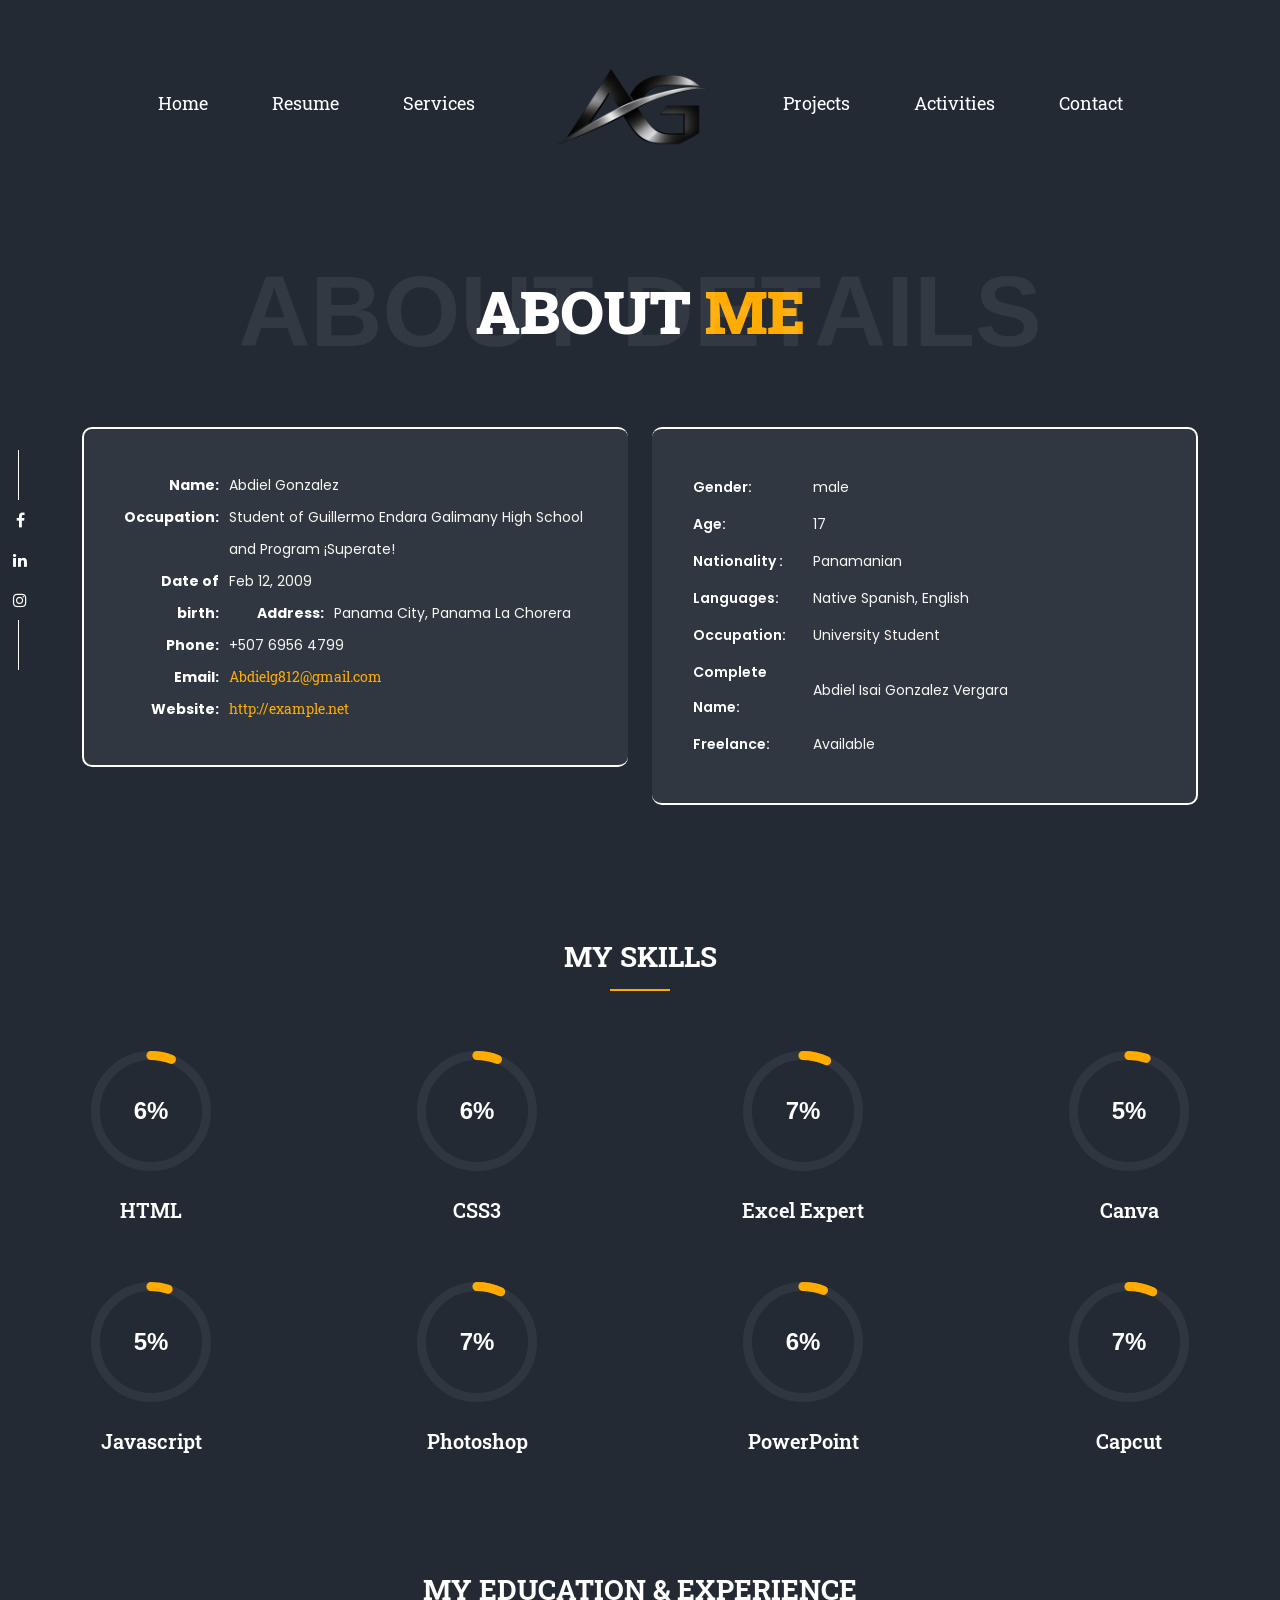
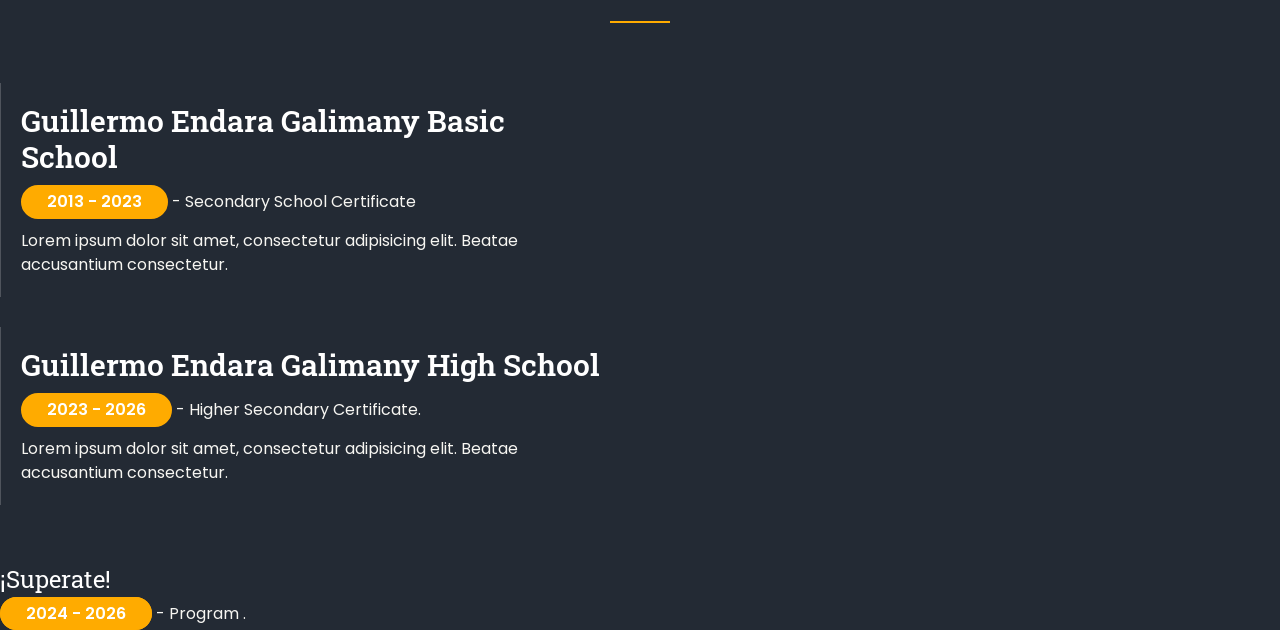
<file: rxdtheme.com/html/tm/quader-demo/quader-dark/resume.html>
<!DOCTYPE html>
<html lang="zxx">

	
<!-- Mirrored from https://rxdtheme.com/html/tm/quader-demo/quader-dark/resume.html by HTTrack Website Copier/3.x [XR&CO], Mon, 16 Nov 2026 21:08:35 GMT -->
<head>
		<!-- Meta -->
		<meta charset="utf-8">
		<meta http-equiv="X-UA-Compatible" content="IE=edge">
		<meta name="viewport" content="width=device-width, initial-scale=1"> 
		<!-- The above 3 meta tags *must* come first in the head; any other head content must come *after* these tags -->
		<meta name="description" content="Quader - Portfolio Template">
		<meta name="keywords" content="theme_ocean,personal, portfolio new, html, one page, bootstrap, new html template, design, creative, onepage, clean, modern">
		<meta name="author" content="theme_ocean">
		<!-- SITE TITLE -->
		<title>Resume - Quader Personal Portfolio Template</title>	
<link rel="icon" href="assets/img/favicon.png">				
		<!-- Latest Bootstrap min CSS -->
		<link rel="stylesheet" href="assets/bootstrap/css/bootstrap.min.css">		
		<!-- Google Font -->
		<link rel="stylesheet" href="https://fonts.googleapis.com/css?family=Poppins:300,400,500,600,700,800"> 
		<link rel="preconnect" href="https://fonts.gstatic.com/">
		<link href="https://fonts.googleapis.com/css2?family=Roboto+Slab:wght@400;500;600;700&amp;display=swap" rel="stylesheet">	
		<!-- Font Awesome CSS -->
		<link rel="stylesheet" href="assets/fonts/font-awesome.min.css">
		<!---meanmenu Css-->
		<link rel="stylesheet" href="assets/css/meanmenu.css">			
		<!-- themify-icons CSS -->
		<link rel="stylesheet" href="assets/fonts/themify-icons.css">			
		<!-- Style CSS -->
		<link rel="stylesheet" href="assets/css/style.css">	
		<link rel="stylesheet" href="assets/css/responsive.css">		
		<!-- HTML5 shim and Respond.js IE8 support of HTML5 elements and media queries -->
		<!-- WARNING: Respond.js doesn't work if you view the page via file:// -->
		<!--[if lt IE 9]>
		  <script src="https://oss.maxcdn.com/html5shiv/3.7.2/html5shiv.min.js"></script>
		  <script src="https://oss.maxcdn.com/respond/1.4.2/respond.min.js"></script>
		<![endif]-->
	</head>
	
    <body>

		<!-- START PRELOADER -->
		<div class="preloader">
			<div class="spinner">
				<div class="double-bounce1"></div>
				<div class="double-bounce2"></div>
			</div>
		</div>
		<!-- END PRELOADER -->
		
		<!-- Responsive Logo Its Only for Mobile Device -->
		<div class="top-logo">
			<a href="index.html"><img src="assets/img/logo.png" alt="logo" /></a>
		</div>
		
		<!-- START ABOUT AREA -->
		<div class="item_main">
			<div class="container">
				<div class="row">
					<div class="col-lg-12">
						<div class="main-menu text-center">
							<ul>
								<li><a href="index.html">Home</a></li>
								<li><a href="resume.html">Resume</a></li>
								<li><a href="service.html">Services</a></li>
								<li class="logo"><a href="index.html"><img src="assets/img/logo.png" alt="Modest" /></a></li>
								<li><a href="portfolio.html">Projects</a></li>
								<li><a href="blog.html">Activities</a></li>
								<li><a href="contact.html">Contact</a></li>
							</ul>
						</div>
					</div><!--END COL -->
				</div><!--END ROW -->					
				<div class="section-title">
					<h1>About <span>Me</span></h1>
					<span class="title_bg">About Details</span>
				</div>
				<div class="row about_info_btm">
					<div class="col-lg-6 col-sm-12 col-xs-12">
						<div class="about_me_contact_info">
							<div class="profile_info">
								<span class="th">Name:</span>
								<span class="td">Abdiel Gonzalez</span>
							</div>
							<div class="profile_info">
								<span class="th">Occupation:</span>
								<span class="td">Student of Guillermo Endara Galimany High School and Program ¡Superate!</span>
							</div>
							<div class="profile_info">
								<span class="th">Date of birth:</span>
								<span class="td">Feb 12, 2009</span>
							</div>
							<div class="profile_info">
								<span class="th">Address:</span>
								<span class="td">Panama City, Panama La Chorera</span>
							</div>
							<div class="profile_info">
								<span class="th">Phone:</span>
								<span class="td"> +507 6956 4799</span>
							</div>
							<div class="profile_info h_email">
								<span class="th">Email:</span>
								<span class="td"><a href="mailto:Abdielg812@gmail.com">Abdielg812@gmail.com</a></span>
							</div>
							<div class="profile_info h_website">
								<span class="th">Website:</span>
								<span class="td"><a href="#" target="_blank">http://example.net</a></span>
							</div>
						</div>
					</div><!--END COL -->
					<div class="col-lg-6 col-sm-12 col-xs-12">
						<div class="basic-info">
							<table style="width:100%">
								<tr>
									<th>Gender:</th>
									<td>male</td>
								</tr>
								<tr>
									<th>Age:</th>
									<td>17</td>
								</tr>
								<tr>
									<th>Nationality :</th>
									<td>Panamanian</td>
								</tr>
								<tr>
									<th>Languages:</th>
									<td>Native Spanish, English</td>
								</tr>
								<tr>
									<th>Occupation:</th>
									<td>University Student</td>
								</tr>
								<tr>
									<th>Complete name:</th>
									<td>Abdiel Isai Gonzalez Vergara </td>
								</tr>
								 <tr>
									<th>Freelance:</th>
									<td>Available</td>
								 </tr>									
							</table>							
						</div>
					</div><!--END COL -->					
				</div><!-- / END ROW -->
				
						</div>
					</div><!-- END COL -->
				</div><!-- END ROW -->						
				<div class="row skill-ptop text-center">
					<div class="col-lg-12 col-sm-12 col-xs-12">
						<h1 class="cat_title">My Skills</h1>
					</div>
					<div class="col-lg-3 col-sm-6 col-xs-12">
						<div class="skill-outer">
							<div class="skill-item">
								<!-- knob plug-in syntax -->
								<input class="skill-knob" value="0" data-end="75">
								<!-- heading -->
								<h4>HTML</h4>
							</div>
						</div>
					</div><!-- END COL -->
					<div class="col-lg-3 col-sm-6 col-xs-12">
						<div class="skill-outer">
							<div class="skill-item">
								<!-- knob plug-in syntax -->
								<input class="skill-knob" value="0" data-end="70">
								<!-- heading -->
								<h4>CSS3</h4>
							</div>
						</div>
					</div><!-- END COL -->
					<div class="col-lg-3 col-sm-6 col-xs-12">
						<div class="skill-outer">
							<div class="skill-item">
								<!-- knob plug-in syntax -->
								<input class="skill-knob" value="0" data-end="85">
								<!-- heading -->
								<h4>Excel Expert</h4>
							</div>
						</div>
					</div><!-- END COL -->
					<div class="col-lg-3 col-sm-6 col-xs-12">
						<div class="skill-outer">
							<div class="skill-item">
								<!-- knob plug-in syntax -->
								<input class="skill-knob" value="0" data-end="60">
								<!-- heading -->
								<h4>Canva</h4>
							</div>
						</div>
					</div><!-- END COL -->
					<div class="col-lg-3 col-sm-6 col-xs-12">
						<div class="skill-outer">
							<div class="skill-item">
								<!-- knob plug-in syntax -->
								<input class="skill-knob" value="0" data-end="65">
								<!-- heading -->
								<h4>Javascript</h4>
							</div>
						</div>
					</div><!-- END COL -->
					<div class="col-lg-3 col-sm-6 col-xs-12">
						<div class="skill-outer">
							<div class="skill-item">
								<!-- knob plug-in syntax -->
								<input class="skill-knob" value="0" data-end="88">
								<!-- heading -->
								<h4>Photoshop</h4>
							</div>
						</div>
					</div><!-- END COL -->
					<div class="col-lg-3 col-sm-6 col-xs-12">
						<div class="skill-outer">
							<div class="skill-item">
								<!-- knob plug-in syntax -->
								<input class="skill-knob" value="0" data-end="70">
								<!-- heading -->
								<h4>PowerPoint</h4>
							</div>
						</div>
					</div><!-- END COL -->
					<div class="col-lg-3 col-sm-6 col-xs-12">
						<div class="skill-outer">
							<div class="skill-item">
								<!-- knob plug-in syntax -->
								<input class="skill-knob" value="0" data-end="80">
								<!-- heading -->
								<h4>Capcut</h4>
							</div>
						</div>
					</div><!-- END COL -->
				</div><!-- / END ROW -->
				<div class="row timeline_top">
					<div class="col-lg-12  col-sm-12 col-xs-12 text-center">
						<h1 class="cat_title">My Education & Experience</h1>
					</div>
					<div class="col-lg-6 col-sm-12 col-xs-12">							
						<div class="single_timeline">
							<h4>Guillermo Endara Galimany Basic School</h4>
							<span class="active_year">2013 - 2023</span>
							<span class="active_company">- Secondary School Certificate</span>
							<p>Lorem ipsum dolor sit amet, consectetur adipisicing elit. Beatae accusantium  consectetur.</p>
						</div>
						<div class="single_timeline">
							<h4>Guillermo Endara Galimany High School</h4>
							<span class="active_year">2023 - 2026</span>
							<span class="active_company">- Higher Secondary Certificate.</span>
							<p>Lorem ipsum dolor sit amet, consectetur adipisicing elit. Beatae accusantium  consectetur.</p>
						</div>
	
						</div>
					</div><!--END COL -->
					<div class="col-lg-6 col-sm-12 col-xs-12">
						<div class=" ¡Superate!">
							<h4>¡Superate!</h4>
							<span class="active_year">2024 - 2026</span>
							<span class="active_company">- Program .</span>
							
						</div>
						
						</div>
					</div><!--END COL -->
				</div><!--END ROW -->					
			</div><!-- / END CONTAINER -->	
		</div>				
		<!-- / END ABOUT AREA -->

		<!-- / START SOCIAL PROFILES -->	
		<div class="social_profile">
			<ul>
				<li><a href="#" class="f_facebook"><i class="fa fa-facebook" title="Facebook"></i></a></li>
				<li><a href="#" class="f_twitter"><i class="fa fa-linkedin" title="Twitter"></i></a></li>
				<li><a href="#" class="f_instagram"><i class="fa fa-instagram" title="Instagram"></i></a></li>
			</ul>
		</div>	
		<!-- / END SOCIAL PROFILES -->		
		
		<!-- Latest jQuery -->
			<script src="assets/js/jquery-1.12.4.min.js"></script>
		<!-- Latest compiled and minified Bootstrap -->
			<script src="assets/bootstrap/js/bootstrap.min.js"></script>			
		<!-- JQuery Knob -->
		<!--[if IE]><script type="text/javascript" src="excanvas.js"></script><![endif]-->
			<script src="assets/js/jquery.knob.js"></script>			
		<!-- WayPoints JS -->
			<script src="assets/js/waypoints.min.js"></script>	
		<!-- countTo js -->
			<script src="assets/js/jquery.inview.min.js"></script>		
		<!-- meanmenu  -->
			<script src="assets/js/jquery.meanmenu.js"></script>				
		<!-- scripts js -->
			<script src="assets/js/scripts.js"></script>
    </body>

<!-- Mirrored from https://rxdtheme.com/html/tm/quader-demo/quader-dark/resume.html by HTTrack Website Copier/3.x [XR&CO], Mon, 16 Nov 2026 21:08:35 GMT -->
</html>
</file>
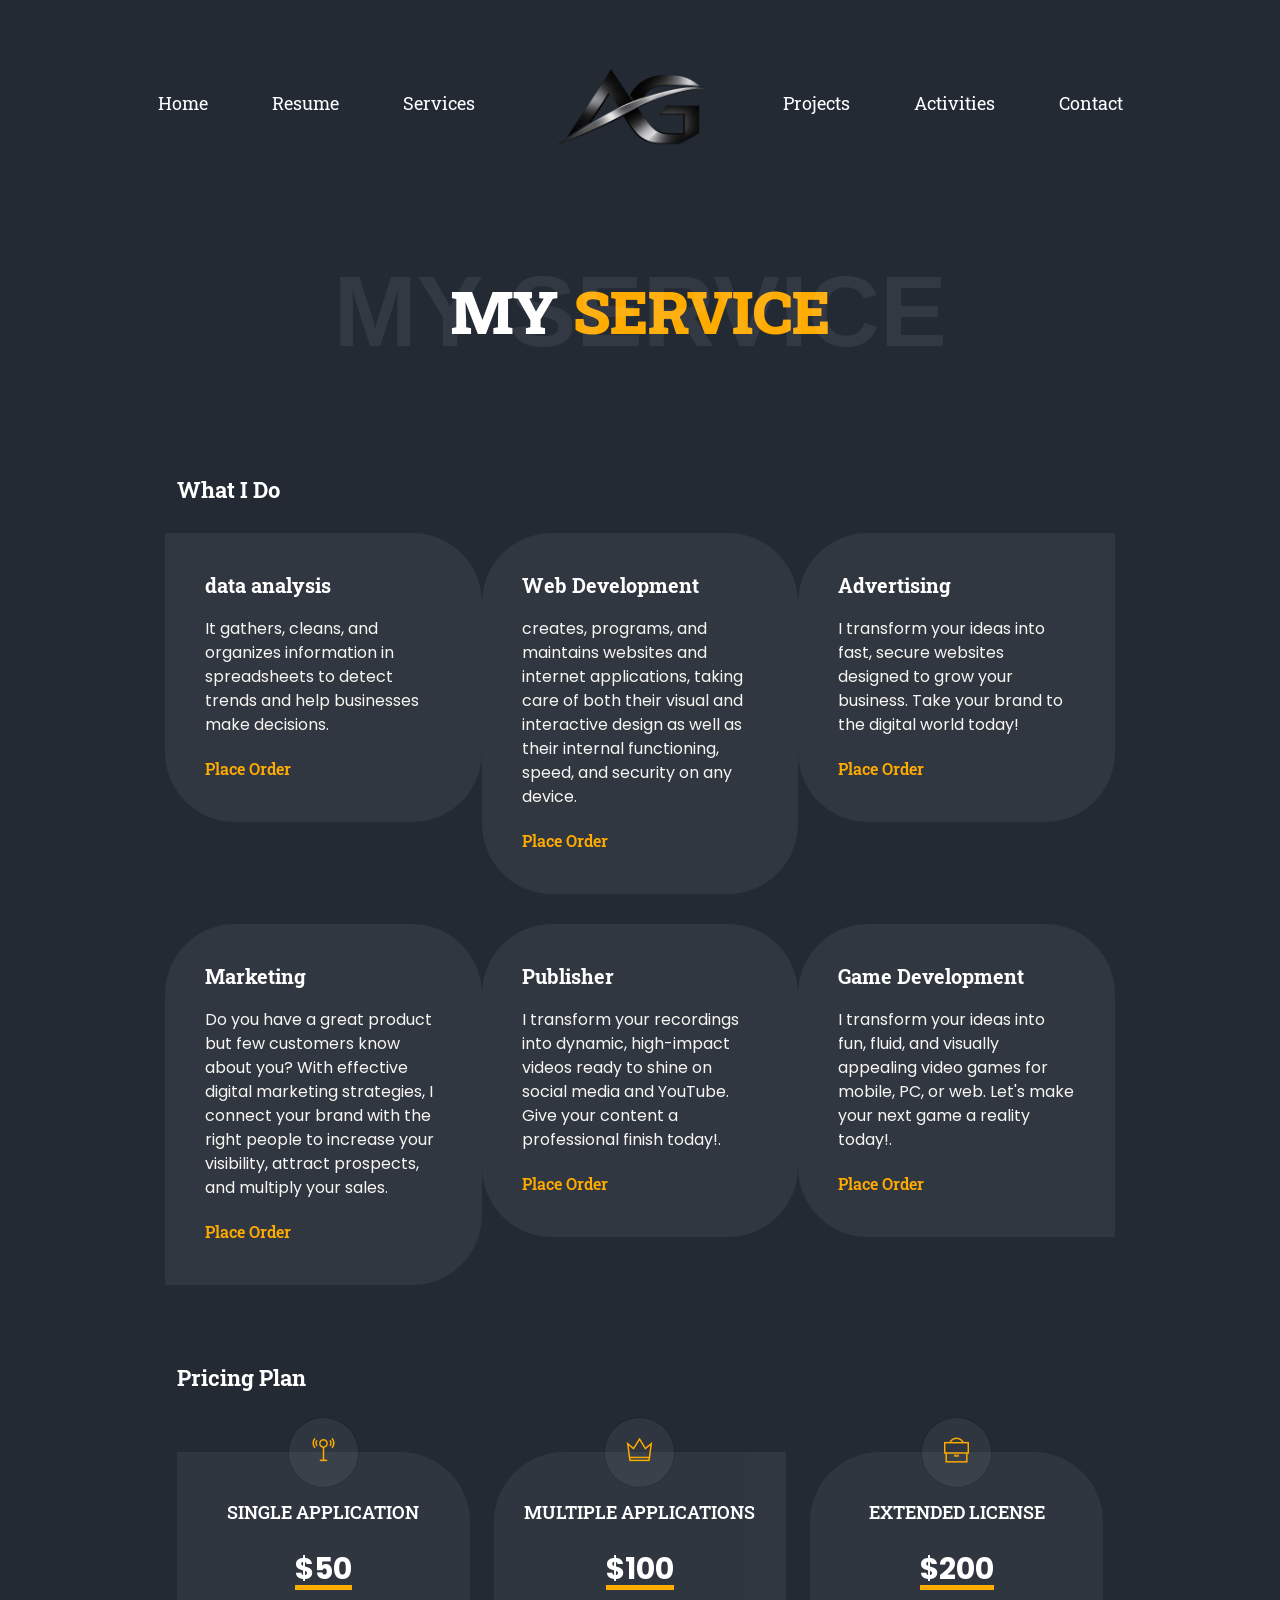
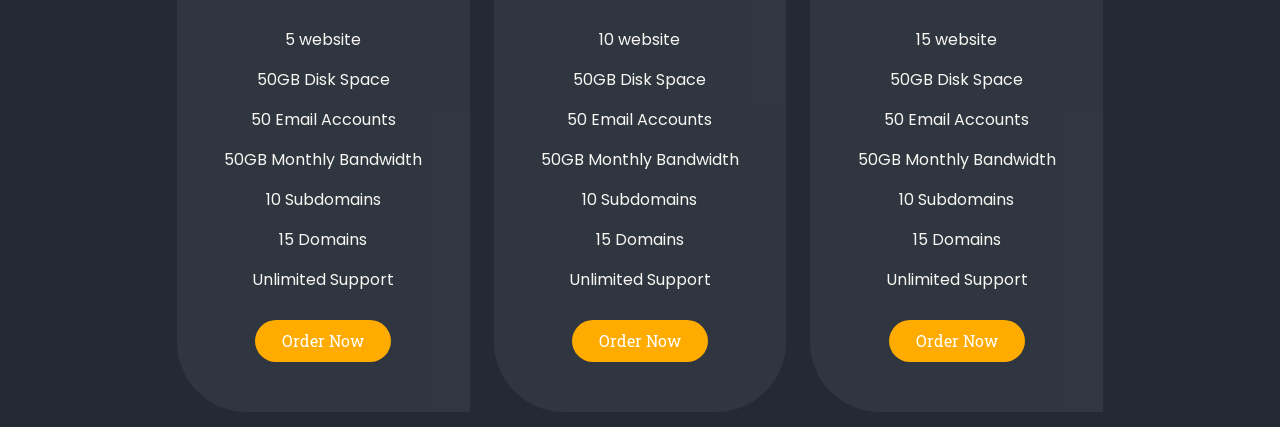
<file: rxdtheme.com/html/tm/quader-demo/quader-dark/service.html>
<!DOCTYPE html>
<html lang="zxx">

	
<!-- Mirrored from https://rxdtheme.com/html/tm/quader-demo/quader-dark/service.html by HTTrack Website Copier/3.x [XR&CO], Mon, 16 Nov 2026 21:08:35 GMT -->
<head>
		<!-- Meta -->
		<meta charset="utf-8">
		<meta http-equiv="X-UA-Compatible" content="IE=edge">
		<meta name="viewport" content="width=device-width, initial-scale=1"> 
		<!-- The above 3 meta tags *must* come first in the head; any other head content must come *after* these tags -->
		<meta name="description" content="Quader - Portfolio Template">
		<meta name="keywords" content="theme_ocean,personal, portfolio new, html, one page, bootstrap, new html template, design, creative, onepage, clean, modern">
		<meta name="author" content="theme_ocean">
		<!-- SITE TITLE -->
		<title>Service - Quader Personal Portfolio Template</title>	
<link rel="icon" href="assets/img/favicon.png">				
		<!-- Latest Bootstrap min CSS -->
		<link rel="stylesheet" href="assets/bootstrap/css/bootstrap.min.css">		
		<!-- Google Font -->
		<link rel="stylesheet" href="https://fonts.googleapis.com/css?family=Poppins:300,400,500,600,700,800"> 
		<link rel="preconnect" href="https://fonts.gstatic.com/">
		<link href="https://fonts.googleapis.com/css2?family=Roboto+Slab:wght@400;500;600;700&amp;display=swap" rel="stylesheet">
		<!-- Font Awesome CSS -->
		<link rel="stylesheet" href="assets/fonts/font-awesome.min.css">
		<!--- owl carousel Css-->
		<link rel="stylesheet" href="assets/owlcarousel/css/owl.carousel.css">
		<link rel="stylesheet" href="assets/owlcarousel/css/owl.theme.css">			
		<!---meanmenu Css-->
		<link rel="stylesheet" href="assets/css/meanmenu.css">				
		<!-- themify-icons CSS -->
		<link rel="stylesheet" href="assets/fonts/themify-icons.css">		
		<!-- Style CSS -->
		<link rel="stylesheet" href="assets/css/style.css">						
		<link rel="stylesheet" href="assets/css/responsive.css">						
		<!-- HTML5 shim and Respond.js IE8 support of HTML5 elements and media queries -->
		<!-- WARNING: Respond.js doesn't work if you view the page via file:// -->
		<!--[if lt IE 9]>
		  <script src="https://oss.maxcdn.com/html5shiv/3.7.2/html5shiv.min.js"></script>
		  <script src="https://oss.maxcdn.com/respond/1.4.2/respond.min.js"></script>
		<![endif]-->
	</head>
	
    <body>

		<!-- START PRELOADER -->
		<div class="preloader">
			<div class="spinner">
				<div class="double-bounce1"></div>
				<div class="double-bounce2"></div>
			</div>
		</div>
		<!-- END PRELOADER -->

		<!-- Responsive Logo Its Only for Mobile Device -->
		<div class="top-logo">
			<a href="index.html"><img src="assets/img/logo.png" alt="logo" /></a>
		</div>
		
		<!--start service -->
		<div class="item_main">
			<div class="container">
				<div class="row">
					<div class="col-lg-12">
						<div class="main-menu text-center">
							<ul>
								<li><a href="index.html">Home</a></li>
								<li><a href="resume.html">Resume</a></li>
								<li><a href="service.html">Services</a></li>
								<li class="logo"><a href="index.html"><img src="assets/img/logo.png" alt="Modest" /></a></li>
								<li><a href="portfolio.html">Projects</a></li>
								<li><a href="blog.html">Activities</a></li>
								<li><a href="contact.html">Contact</a></li>
							</ul>
						</div>
					</div><!--END COL -->
				</div><!--END ROW -->
				<div class="section-title">
					<h1>My <span>Service</span></h1>
					<span class="title_bg">My Service</span>
				</div>					
				<div class="row home_ptop">
					<div class="offset-lg-1 col-lg-10 col-sm-12 col-xs-12">
						<h3 class="section_title">What I Do</h3>
						<div class="row">							
							<div class="col-lg-4 col-sm-6 col-xs-12 no-padding">
								<div class="single_service ss_one">
									<h3>data analysis</h3>
									<p>It gathers, cleans, and organizes information in spreadsheets to detect trends and help businesses make decisions.</p>
									<a href="contact.html">Place Order</a>
								</div>
							</div><!-- END COL -->	
							<div class="col-lg-4 col-sm-6 col-xs-12 no-padding">
								<div class="single_service ss_two">
									<h3>Web Development</h3>
									<p>creates, programs, and maintains websites and internet applications, taking care of both their visual and interactive design as well as their internal functioning, speed, and security on any device.</p>
									<a href="contact.html">Place Order</a>
								</div>
							</div><!-- END COL -->	
							<div class="col-lg-4 col-sm-6 col-xs-12 no-padding">
								<div class="single_service ss_three">
									<h3>Advertising</h3>
									<p>I transform your ideas into fast, secure websites designed to grow your business. Take your brand to the digital world today!</p>
									<a href="contact.html">Place Order</a>
								</div>
							</div><!-- END COL -->	
							<div class="col-lg-4 col-sm-6 col-xs-12 no-padding">
								<div class="single_service ss_four">
									<h3>Marketing</h3>
									<p>Do you have a great product but few customers know about you? With effective digital marketing strategies, I connect your brand with the right people to increase your visibility, attract prospects, and multiply your sales.</p>
									<a href="contact.html">Place Order</a>
								</div>
							</div><!-- END COL -->	
							<div class="col-lg-4 col-sm-6 col-xs-12 no-padding">
								<div class="single_service ss_five">
									<h3>Publisher</h3>
									<p>I transform your recordings into dynamic, high-impact videos ready to shine on social media and YouTube. Give your content a professional finish today!.</p>
									<a href="contact.html">Place Order</a>
								</div>
							</div><!-- END COL -->	
							<div class="col-lg-4 col-sm-6 col-xs-12 no-padding">
								<div class="single_service ss_six">
									<h3>Game Development</h3>
									<p>I transform your ideas into fun, fluid, and visually appealing video games for mobile, PC, or web. Let's make your next game a reality today!.</p>
									<a href="contact.html">Place Order</a>
								</div>
							</div><!-- END COL -->		
						</div><!-- END ROW-->
					</div><!-- END COL -->
				</div><!-- END ROW-->
				<div class="row">
					<div class="offset-lg-1 col-lg-10 col-sm-12 col-xs-12">
						<h3 class="section_title">Pricing Plan</h3>
						<div class="row">						
							<div class="col-xs-12 col-sm-4">
								<div class="pricingTable pt_one">
									<div class="icon"><span class="ti-signal"></span></div>
									<div class="pricingTable-header">
										<h3 class="title">Single Application</h3>
										<span class="price-value">$50</span>
									</div>
									<ul class="pricing-content">
										<li>5 website</li>
										<li>50GB Disk Space</li>
										<li>50 Email Accounts</li>
										<li>50GB Monthly Bandwidth</li>
										<li>10 Subdomains</li>
										<li>15 Domains</li>
										<li>Unlimited Support</li>
									</ul>
									<a href="#" class="btn btn-lg btn-price-bg">Order Now</a>
								</div>
							</div><!-- END COL  -->
							<div class="col-xs-12 col-sm-4">
								<div class="pricingTable  pt_two">
									<div class="icon"><span class="ti-crown"></span></div>
									<div class="pricingTable-header">
										<h3 class="title">Multiple Applications</h3>
										<span class="price-value">$100</span>
									</div>
									<ul class="pricing-content">
										<li>10 website</li>
										<li>50GB Disk Space</li>
										<li>50 Email Accounts</li>
										<li>50GB Monthly Bandwidth</li>
										<li>10 Subdomains</li>
										<li>15 Domains</li>
										<li>Unlimited Support</li>
									</ul>
									<a href="#" class="btn btn-lg btn-price-bg">Order Now</a>
								</div>
							</div><!-- END COL  -->
							<div class="col-xs-12 col-sm-4">
								<div class="pricingTable  pt_three">
									<div class="icon"><span class="ti-briefcase"></span></div>
									<div class="pricingTable-header">
										<h3 class="title">Extended License</h3>
										<span class="price-value">$200</span>
									</div>
									<ul class="pricing-content">
										<li>15 website</li>
										<li>50GB Disk Space</li>
										<li>50 Email Accounts</li>
										<li>50GB Monthly Bandwidth</li>
										<li>10 Subdomains</li>
										<li>15 Domains</li>
										<li>Unlimited Support</li>
									</ul>
									<a href="#" class="btn btn-lg btn-price-bg">Order Now</a>
								</div>
							</div><!-- END COL  -->
						</div><!--END  ROW  -->
					</div><!--END  COL  -->
				</div><!--END  ROW
		</div>	
		<!-- / END SOCIAL PROFILES -->		
		
		<!-- Latest jQuery -->
			<script src="assets/js/jquery-1.12.4.min.js"></script>
		<!-- Latest compiled and minified Bootstrap -->
			<script src="assets/bootstrap/js/bootstrap.min.js"></script>			
		<!-- JQuery Knob -->
		<!--[if IE]><script type="text/javascript" src="excanvas.js"></script><![endif]-->
			<script src="assets/js/jquery.knob.js"></script>			
		<!-- WayPoints JS -->
			<script src="assets/js/waypoints.min.js"></script>	
		<!-- owl-carousel min js  -->
			<script src="assets/owlcarousel/js/owl.carousel.min.js"></script>				
		<!-- countTo js -->
			<script src="assets/js/jquery.inview.min.js"></script>	
		<!-- meanmenu  -->
			<script src="assets/js/jquery.meanmenu.js"></script>	
		<!-- scripts js -->
			<script src="assets/js/scripts.js"></script>
    </body>

<!-- Mirrored from https://rxdtheme.com/html/tm/quader-demo/quader-dark/service.html by HTTrack Website Copier/3.x [XR&CO], Mon, 16 Nov 2026 21:08:37 GMT -->
</html>
</file>
<file: rxdtheme.com/html/tm/quader-demo/quader-dark/assets/fonts/themify-icons.css>
@font-face {
	font-family: 'themify';
	src:url('themify9f24.eot?-fvbane');
	src:url('themifyd41d.eot?#iefix-fvbane') format('embedded-opentype'),
		url('themify9f24.woff?-fvbane') format('woff'),
		url('themify9f24.ttf?-fvbane') format('truetype'),
		url('themify9f24.svg?-fvbane#themify') format('svg');
	font-weight: normal;
	font-style: normal;
}

[class^="ti-"], [class*=" ti-"] {
	font-family: 'themify';
	speak: none;
	font-style: normal;
	font-weight: normal;
	font-variant: normal;
	text-transform: none;
	line-height: 1;

	/* Better Font Rendering =========== */
	-webkit-font-smoothing: antialiased;
	-moz-osx-font-smoothing: grayscale;
}

.ti-wand:before {
	content: "\e600";
}
.ti-volume:before {
	content: "\e601";
}
.ti-user:before {
	content: "\e602";
}
.ti-unlock:before {
	content: "\e603";
}
.ti-unlink:before {
	content: "\e604";
}
.ti-trash:before {
	content: "\e605";
}
.ti-thought:before {
	content: "\e606";
}
.ti-target:before {
	content: "\e607";
}
.ti-tag:before {
	content: "\e608";
}
.ti-tablet:before {
	content: "\e609";
}
.ti-star:before {
	content: "\e60a";
}
.ti-spray:before {
	content: "\e60b";
}
.ti-signal:before {
	content: "\e60c";
}
.ti-shopping-cart:before {
	content: "\e60d";
}
.ti-shopping-cart-full:before {
	content: "\e60e";
}
.ti-settings:before {
	content: "\e60f";
}
.ti-search:before {
	content: "\e610";
}
.ti-zoom-in:before {
	content: "\e611";
}
.ti-zoom-out:before {
	content: "\e612";
}
.ti-cut:before {
	content: "\e613";
}
.ti-ruler:before {
	content: "\e614";
}
.ti-ruler-pencil:before {
	content: "\e615";
}
.ti-ruler-alt:before {
	content: "\e616";
}
.ti-bookmark:before {
	content: "\e617";
}
.ti-bookmark-alt:before {
	content: "\e618";
}
.ti-reload:before {
	content: "\e619";
}
.ti-plus:before {
	content: "\e61a";
}
.ti-pin:before {
	content: "\e61b";
}
.ti-pencil:before {
	content: "\e61c";
}
.ti-pencil-alt:before {
	content: "\e61d";
}
.ti-paint-roller:before {
	content: "\e61e";
}
.ti-paint-bucket:before {
	content: "\e61f";
}
.ti-na:before {
	content: "\e620";
}
.ti-mobile:before {
	content: "\e621";
}
.ti-minus:before {
	content: "\e622";
}
.ti-medall:before {
	content: "\e623";
}
.ti-medall-alt:before {
	content: "\e624";
}
.ti-marker:before {
	content: "\e625";
}
.ti-marker-alt:before {
	content: "\e626";
}
.ti-arrow-up:before {
	content: "\e627";
}
.ti-arrow-right:before {
	content: "\e628";
}
.ti-arrow-left:before {
	content: "\e629";
}
.ti-arrow-down:before {
	content: "\e62a";
}
.ti-lock:before {
	content: "\e62b";
}
.ti-location-arrow:before {
	content: "\e62c";
}
.ti-link:before {
	content: "\e62d";
}
.ti-layout:before {
	content: "\e62e";
}
.ti-layers:before {
	content: "\e62f";
}
.ti-layers-alt:before {
	content: "\e630";
}
.ti-key:before {
	content: "\e631";
}
.ti-import:before {
	content: "\e632";
}
.ti-image:before {
	content: "\e633";
}
.ti-heart:before {
	content: "\e634";
}
.ti-heart-broken:before {
	content: "\e635";
}
.ti-hand-stop:before {
	content: "\e636";
}
.ti-hand-open:before {
	content: "\e637";
}
.ti-hand-drag:before {
	content: "\e638";
}
.ti-folder:before {
	content: "\e639";
}
.ti-flag:before {
	content: "\e63a";
}
.ti-flag-alt:before {
	content: "\e63b";
}
.ti-flag-alt-2:before {
	content: "\e63c";
}
.ti-eye:before {
	content: "\e63d";
}
.ti-export:before {
	content: "\e63e";
}
.ti-exchange-vertical:before {
	content: "\e63f";
}
.ti-desktop:before {
	content: "\e640";
}
.ti-cup:before {
	content: "\e641";
}
.ti-crown:before {
	content: "\e642";
}
.ti-comments:before {
	content: "\e643";
}
.ti-comment:before {
	content: "\e644";
}
.ti-comment-alt:before {
	content: "\e645";
}
.ti-close:before {
	content: "\e646";
}
.ti-clip:before {
	content: "\e647";
}
.ti-angle-up:before {
	content: "\e648";
}
.ti-angle-right:before {
	content: "\e649";
}
.ti-angle-left:before {
	content: "\e64a";
}
.ti-angle-down:before {
	content: "\e64b";
}
.ti-check:before {
	content: "\e64c";
}
.ti-check-box:before {
	content: "\e64d";
}
.ti-camera:before {
	content: "\e64e";
}
.ti-announcement:before {
	content: "\e64f";
}
.ti-brush:before {
	content: "\e650";
}
.ti-briefcase:before {
	content: "\e651";
}
.ti-bolt:before {
	content: "\e652";
}
.ti-bolt-alt:before {
	content: "\e653";
}
.ti-blackboard:before {
	content: "\e654";
}
.ti-bag:before {
	content: "\e655";
}
.ti-move:before {
	content: "\e656";
}
.ti-arrows-vertical:before {
	content: "\e657";
}
.ti-arrows-horizontal:before {
	content: "\e658";
}
.ti-fullscreen:before {
	content: "\e659";
}
.ti-arrow-top-right:before {
	content: "\e65a";
}
.ti-arrow-top-left:before {
	content: "\e65b";
}
.ti-arrow-circle-up:before {
	content: "\e65c";
}
.ti-arrow-circle-right:before {
	content: "\e65d";
}
.ti-arrow-circle-left:before {
	content: "\e65e";
}
.ti-arrow-circle-down:before {
	content: "\e65f";
}
.ti-angle-double-up:before {
	content: "\e660";
}
.ti-angle-double-right:before {
	content: "\e661";
}
.ti-angle-double-left:before {
	content: "\e662";
}
.ti-angle-double-down:before {
	content: "\e663";
}
.ti-zip:before {
	content: "\e664";
}
.ti-world:before {
	content: "\e665";
}
.ti-wheelchair:before {
	content: "\e666";
}
.ti-view-list:before {
	content: "\e667";
}
.ti-view-list-alt:before {
	content: "\e668";
}
.ti-view-grid:before {
	content: "\e669";
}
.ti-uppercase:before {
	content: "\e66a";
}
.ti-upload:before {
	content: "\e66b";
}
.ti-underline:before {
	content: "\e66c";
}
.ti-truck:before {
	content: "\e66d";
}
.ti-timer:before {
	content: "\e66e";
}
.ti-ticket:before {
	content: "\e66f";
}
.ti-thumb-up:before {
	content: "\e670";
}
.ti-thumb-down:before {
	content: "\e671";
}
.ti-text:before {
	content: "\e672";
}
.ti-stats-up:before {
	content: "\e673";
}
.ti-stats-down:before {
	content: "\e674";
}
.ti-split-v:before {
	content: "\e675";
}
.ti-split-h:before {
	content: "\e676";
}
.ti-smallcap:before {
	content: "\e677";
}
.ti-shine:before {
	content: "\e678";
}
.ti-shift-right:before {
	content: "\e679";
}
.ti-shift-left:before {
	content: "\e67a";
}
.ti-shield:before {
	content: "\e67b";
}
.ti-notepad:before {
	content: "\e67c";
}
.ti-server:before {
	content: "\e67d";
}
.ti-quote-right:before {
	content: "\e67e";
}
.ti-quote-left:before {
	content: "\e67f";
}
.ti-pulse:before {
	content: "\e680";
}
.ti-printer:before {
	content: "\e681";
}
.ti-power-off:before {
	content: "\e682";
}
.ti-plug:before {
	content: "\e683";
}
.ti-pie-chart:before {
	content: "\e684";
}
.ti-paragraph:before {
	content: "\e685";
}
.ti-panel:before {
	content: "\e686";
}
.ti-package:before {
	content: "\e687";
}
.ti-music:before {
	content: "\e688";
}
.ti-music-alt:before {
	content: "\e689";
}
.ti-mouse:before {
	content: "\e68a";
}
.ti-mouse-alt:before {
	content: "\e68b";
}
.ti-money:before {
	content: "\e68c";
}
.ti-microphone:before {
	content: "\e68d";
}
.ti-menu:before {
	content: "\e68e";
}
.ti-menu-alt:before {
	content: "\e68f";
}
.ti-map:before {
	content: "\e690";
}
.ti-map-alt:before {
	content: "\e691";
}
.ti-loop:before {
	content: "\e692";
}
.ti-location-pin:before {
	content: "\e693";
}
.ti-list:before {
	content: "\e694";
}
.ti-light-bulb:before {
	content: "\e695";
}
.ti-Italic:before {
	content: "\e696";
}
.ti-info:before {
	content: "\e697";
}
.ti-infinite:before {
	content: "\e698";
}
.ti-id-badge:before {
	content: "\e699";
}
.ti-hummer:before {
	content: "\e69a";
}
.ti-home:before {
	content: "\e69b";
}
.ti-help:before {
	content: "\e69c";
}
.ti-headphone:before {
	content: "\e69d";
}
.ti-harddrives:before {
	content: "\e69e";
}
.ti-harddrive:before {
	content: "\e69f";
}
.ti-gift:before {
	content: "\e6a0";
}
.ti-game:before {
	content: "\e6a1";
}
.ti-filter:before {
	content: "\e6a2";
}
.ti-files:before {
	content: "\e6a3";
}
.ti-file:before {
	content: "\e6a4";
}
.ti-eraser:before {
	content: "\e6a5";
}
.ti-envelope:before {
	content: "\e6a6";
}
.ti-download:before {
	content: "\e6a7";
}
.ti-direction:before {
	content: "\e6a8";
}
.ti-direction-alt:before {
	content: "\e6a9";
}
.ti-dashboard:before {
	content: "\e6aa";
}
.ti-control-stop:before {
	content: "\e6ab";
}
.ti-control-shuffle:before {
	content: "\e6ac";
}
.ti-control-play:before {
	content: "\e6ad";
}
.ti-control-pause:before {
	content: "\e6ae";
}
.ti-control-forward:before {
	content: "\e6af";
}
.ti-control-backward:before {
	content: "\e6b0";
}
.ti-cloud:before {
	content: "\e6b1";
}
.ti-cloud-up:before {
	content: "\e6b2";
}
.ti-cloud-down:before {
	content: "\e6b3";
}
.ti-clipboard:before {
	content: "\e6b4";
}
.ti-car:before {
	content: "\e6b5";
}
.ti-calendar:before {
	content: "\e6b6";
}
.ti-book:before {
	content: "\e6b7";
}
.ti-bell:before {
	content: "\e6b8";
}
.ti-basketball:before {
	content: "\e6b9";
}
.ti-bar-chart:before {
	content: "\e6ba";
}
.ti-bar-chart-alt:before {
	content: "\e6bb";
}
.ti-back-right:before {
	content: "\e6bc";
}
.ti-back-left:before {
	content: "\e6bd";
}
.ti-arrows-corner:before {
	content: "\e6be";
}
.ti-archive:before {
	content: "\e6bf";
}
.ti-anchor:before {
	content: "\e6c0";
}
.ti-align-right:before {
	content: "\e6c1";
}
.ti-align-left:before {
	content: "\e6c2";
}
.ti-align-justify:before {
	content: "\e6c3";
}
.ti-align-center:before {
	content: "\e6c4";
}
.ti-alert:before {
	content: "\e6c5";
}
.ti-alarm-clock:before {
	content: "\e6c6";
}
.ti-agenda:before {
	content: "\e6c7";
}
.ti-write:before {
	content: "\e6c8";
}
.ti-window:before {
	content: "\e6c9";
}
.ti-widgetized:before {
	content: "\e6ca";
}
.ti-widget:before {
	content: "\e6cb";
}
.ti-widget-alt:before {
	content: "\e6cc";
}
.ti-wallet:before {
	content: "\e6cd";
}
.ti-video-clapper:before {
	content: "\e6ce";
}
.ti-video-camera:before {
	content: "\e6cf";
}
.ti-vector:before {
	content: "\e6d0";
}
.ti-themify-logo:before {
	content: "\e6d1";
}
.ti-themify-favicon:before {
	content: "\e6d2";
}
.ti-themify-favicon-alt:before {
	content: "\e6d3";
}
.ti-support:before {
	content: "\e6d4";
}
.ti-stamp:before {
	content: "\e6d5";
}
.ti-split-v-alt:before {
	content: "\e6d6";
}
.ti-slice:before {
	content: "\e6d7";
}
.ti-shortcode:before {
	content: "\e6d8";
}
.ti-shift-right-alt:before {
	content: "\e6d9";
}
.ti-shift-left-alt:before {
	content: "\e6da";
}
.ti-ruler-alt-2:before {
	content: "\e6db";
}
.ti-receipt:before {
	content: "\e6dc";
}
.ti-pin2:before {
	content: "\e6dd";
}
.ti-pin-alt:before {
	content: "\e6de";
}
.ti-pencil-alt2:before {
	content: "\e6df";
}
.ti-palette:before {
	content: "\e6e0";
}
.ti-more:before {
	content: "\e6e1";
}
.ti-more-alt:before {
	content: "\e6e2";
}
.ti-microphone-alt:before {
	content: "\e6e3";
}
.ti-magnet:before {
	content: "\e6e4";
}
.ti-line-double:before {
	content: "\e6e5";
}
.ti-line-dotted:before {
	content: "\e6e6";
}
.ti-line-dashed:before {
	content: "\e6e7";
}
.ti-layout-width-full:before {
	content: "\e6e8";
}
.ti-layout-width-default:before {
	content: "\e6e9";
}
.ti-layout-width-default-alt:before {
	content: "\e6ea";
}
.ti-layout-tab:before {
	content: "\e6eb";
}
.ti-layout-tab-window:before {
	content: "\e6ec";
}
.ti-layout-tab-v:before {
	content: "\e6ed";
}
.ti-layout-tab-min:before {
	content: "\e6ee";
}
.ti-layout-slider:before {
	content: "\e6ef";
}
.ti-layout-slider-alt:before {
	content: "\e6f0";
}
.ti-layout-sidebar-right:before {
	content: "\e6f1";
}
.ti-layout-sidebar-none:before {
	content: "\e6f2";
}
.ti-layout-sidebar-left:before {
	content: "\e6f3";
}
.ti-layout-placeholder:before {
	content: "\e6f4";
}
.ti-layout-menu:before {
	content: "\e6f5";
}
.ti-layout-menu-v:before {
	content: "\e6f6";
}
.ti-layout-menu-separated:before {
	content: "\e6f7";
}
.ti-layout-menu-full:before {
	content: "\e6f8";
}
.ti-layout-media-right-alt:before {
	content: "\e6f9";
}
.ti-layout-media-right:before {
	content: "\e6fa";
}
.ti-layout-media-overlay:before {
	content: "\e6fb";
}
.ti-layout-media-overlay-alt:before {
	content: "\e6fc";
}
.ti-layout-media-overlay-alt-2:before {
	content: "\e6fd";
}
.ti-layout-media-left-alt:before {
	content: "\e6fe";
}
.ti-layout-media-left:before {
	content: "\e6ff";
}
.ti-layout-media-center-alt:before {
	content: "\e700";
}
.ti-layout-media-center:before {
	content: "\e701";
}
.ti-layout-list-thumb:before {
	content: "\e702";
}
.ti-layout-list-thumb-alt:before {
	content: "\e703";
}
.ti-layout-list-post:before {
	content: "\e704";
}
.ti-layout-list-large-image:before {
	content: "\e705";
}
.ti-layout-line-solid:before {
	content: "\e706";
}
.ti-layout-grid4:before {
	content: "\e707";
}
.ti-layout-grid3:before {
	content: "\e708";
}
.ti-layout-grid2:before {
	content: "\e709";
}
.ti-layout-grid2-thumb:before {
	content: "\e70a";
}
.ti-layout-cta-right:before {
	content: "\e70b";
}
.ti-layout-cta-left:before {
	content: "\e70c";
}
.ti-layout-cta-center:before {
	content: "\e70d";
}
.ti-layout-cta-btn-right:before {
	content: "\e70e";
}
.ti-layout-cta-btn-left:before {
	content: "\e70f";
}
.ti-layout-column4:before {
	content: "\e710";
}
.ti-layout-column3:before {
	content: "\e711";
}
.ti-layout-column2:before {
	content: "\e712";
}
.ti-layout-accordion-separated:before {
	content: "\e713";
}
.ti-layout-accordion-merged:before {
	content: "\e714";
}
.ti-layout-accordion-list:before {
	content: "\e715";
}
.ti-ink-pen:before {
	content: "\e716";
}
.ti-info-alt:before {
	content: "\e717";
}
.ti-help-alt:before {
	content: "\e718";
}
.ti-headphone-alt:before {
	content: "\e719";
}
.ti-hand-point-up:before {
	content: "\e71a";
}
.ti-hand-point-right:before {
	content: "\e71b";
}
.ti-hand-point-left:before {
	content: "\e71c";
}
.ti-hand-point-down:before {
	content: "\e71d";
}
.ti-gallery:before {
	content: "\e71e";
}
.ti-face-smile:before {
	content: "\e71f";
}
.ti-face-sad:before {
	content: "\e720";
}
.ti-credit-card:before {
	content: "\e721";
}
.ti-control-skip-forward:before {
	content: "\e722";
}
.ti-control-skip-backward:before {
	content: "\e723";
}
.ti-control-record:before {
	content: "\e724";
}
.ti-control-eject:before {
	content: "\e725";
}
.ti-comments-smiley:before {
	content: "\e726";
}
.ti-brush-alt:before {
	content: "\e727";
}
.ti-youtube:before {
	content: "\e728";
}
.ti-vimeo:before {
	content: "\e729";
}
.ti-twitter:before {
	content: "\e72a";
}
.ti-time:before {
	content: "\e72b";
}
.ti-tumblr:before {
	content: "\e72c";
}
.ti-skype:before {
	content: "\e72d";
}
.ti-share:before {
	content: "\e72e";
}
.ti-share-alt:before {
	content: "\e72f";
}
.ti-rocket:before {
	content: "\e730";
}
.ti-pinterest:before {
	content: "\e731";
}
.ti-new-window:before {
	content: "\e732";
}
.ti-microsoft:before {
	content: "\e733";
}
.ti-list-ol:before {
	content: "\e734";
}
.ti-linkedin:before {
	content: "\e735";
}
.ti-layout-sidebar-2:before {
	content: "\e736";
}
.ti-layout-grid4-alt:before {
	content: "\e737";
}
.ti-layout-grid3-alt:before {
	content: "\e738";
}
.ti-layout-grid2-alt:before {
	content: "\e739";
}
.ti-layout-column4-alt:before {
	content: "\e73a";
}
.ti-layout-column3-alt:before {
	content: "\e73b";
}
.ti-layout-column2-alt:before {
	content: "\e73c";
}
.ti-instagram:before {
	content: "\e73d";
}
.ti-google:before {
	content: "\e73e";
}
.ti-github:before {
	content: "\e73f";
}
.ti-flickr:before {
	content: "\e740";
}
.ti-facebook:before {
	content: "\e741";
}
.ti-dropbox:before {
	content: "\e742";
}
.ti-dribbble:before {
	content: "\e743";
}
.ti-apple:before {
	content: "\e744";
}
.ti-android:before {
	content: "\e745";
}
.ti-save:before {
	content: "\e746";
}
.ti-save-alt:before {
	content: "\e747";
}
.ti-yahoo:before {
	content: "\e748";
}
.ti-wordpress:before {
	content: "\e749";
}
.ti-vimeo-alt:before {
	content: "\e74a";
}
.ti-twitter-alt:before {
	content: "\e74b";
}
.ti-tumblr-alt:before {
	content: "\e74c";
}
.ti-trello:before {
	content: "\e74d";
}
.ti-stack-overflow:before {
	content: "\e74e";
}
.ti-soundcloud:before {
	content: "\e74f";
}
.ti-sharethis:before {
	content: "\e750";
}
.ti-sharethis-alt:before {
	content: "\e751";
}
.ti-reddit:before {
	content: "\e752";
}
.ti-pinterest-alt:before {
	content: "\e753";
}
.ti-microsoft-alt:before {
	content: "\e754";
}
.ti-linux:before {
	content: "\e755";
}
.ti-jsfiddle:before {
	content: "\e756";
}
.ti-joomla:before {
	content: "\e757";
}
.ti-html5:before {
	content: "\e758";
}
.ti-flickr-alt:before {
	content: "\e759";
}
.ti-email:before {
	content: "\e75a";
}
.ti-drupal:before {
	content: "\e75b";
}
.ti-dropbox-alt:before {
	content: "\e75c";
}
.ti-css3:before {
	content: "\e75d";
}
.ti-rss:before {
	content: "\e75e";
}
.ti-rss-alt:before {
	content: "\e75f";
}
</file>
<file: rxdtheme.com/html/tm/quader-demo/quader-dark/assets/css/style.css>
/*
Author       : theme_ocean
Template Name: Quader - Personal Portfolio Template
Version      : 1.0
*/
/*=============================================================
    CSS INDEX
    =============================
    01. GENERAL STYLE (body, link color, section-title, preloader btn, overlay, section-padding etc)
    02. START MENU STYLE
    03. START HOMEPAGE CSS STYLE
    04. START RESUME STYLE
    05. START SERVICE STYLE
    06. START PORTFOLIO DESIGN
    07. START BLOG STYLE
    08. START CONTACT STYLE
  =============================================================*/
/*
* ----------------------------------------------------------------------------------------
* 01.GENERAL STYLE
* ----------------------------------------------------------------------------------------
*/

body{
background:#232a34;
font-weight:400;
-moz-osx-font-smoothing:grayscale;
-webkit-font-smoothing:antialiased;
color: #F7F6F2;
font-family: 'Poppins', sans-serif;
}

html{overflow-y:scroll; height: 100% }
h1,
h2,
h3,
h4,
h5,
h6 {
  letter-spacing: 0px;
  margin-top: 0px;
  font-family: 'Roboto Slab', serif;
  color: #fff;
  font-weight: 400;
}
a {
font-family: 'Roboto Slab', serif;
    text-decoration: none;
    -webkit-transition: all 0.2s;
    transition: all 0.2s;
}
a:hover {
    color: #fff;
    text-decoration: none;
}
a:focus {
    outline: none;
    text-decoration: none;
}

p {
  margin-bottom: 0;
}
ul,
li {
    margin: 0;
    padding: 0;
	list-style:none;
}
fieldset {
    border: 0 none;
    margin: 0 auto;
    padding: 0;
}
b, strong {
	font-weight: 600;
}
/*START PRELOADER DESIGN*/
.preloader {
	background:#222831;
    bottom: 0;
    left: 0;
    position: fixed;
    right: 0;
    top: 0;
    z-index: 99999;	
}
.spinner {
	width: 50px;
	height: 50px;
	position: absolute;
	top: 50%;
	left: 50%;
	margin: -25px 0 0 -25px;
	font-size: 10px;
	text-indent: -12345px;
	z-index: 10000;
}

.double-bounce1, .double-bounce2 {
  width: 100%;
  height: 100%;
  border-radius: 50%;
  background-color: #fff;
  opacity: 0.6;
  -ms-filter:"progid:DXImageTransform.Microsoft.Alpha(Opacity=60)";
  position: absolute;
  top: 0;
  left: 0;
  
  -webkit-animation: sk-bounce 2.0s infinite ease-in-out;
  animation: sk-bounce 2.0s infinite ease-in-out;
}

.double-bounce2 {
  -webkit-animation-delay: -1.0s;
  animation-delay: -1.0s;
}

@-webkit-keyframes sk-bounce {
  0%, 100% { -webkit-transform: scale(0.0) }
  50% { -webkit-transform: scale(1.0) }
}

@keyframes sk-bounce {
  0%, 100% { 
    transform: scale(0.0);
    -webkit-transform: scale(0.0);
  } 50% { 
    transform: scale(1.0);
    -webkit-transform: scale(1.0);
  }
}
.no-padding { padding: 0 }

::-moz-placeholder { 
  color: #fff;
}

/*END PRELOADER DESIGN*/
.section-padding { padding: 80px 0 }
/*START SECTION TITLE DESIGN*/
.section-title { margin-bottom: 60px }
.section-title{
	margin: 0 auto;
	width: 100%;
	position: relative;
	padding: 80px 0;
}
.section-title h1 {
	font-size: 60px;
	font-weight: 900;
	color: #fff;
	text-transform: uppercase;
	margin: 0;
	text-align: center;
}
.section-title h1 span{color:#ffab00;}
.title_bg {
	font-size: 100px;
	left: 0;
	/* letter-spacing: 10px; */
	line-height: 0.7;
	position: absolute;
	right: 0;
	top: 50%;
	text-transform: uppercase;
	font-weight: 800;
	-webkit-transform: translateY(-50%);
	transform: translateY(-50%);
	color: rgba(255, 255, 255, 0.07);
	font-family: Poppins, sans-serif;
	text-align: center;
	font-family: 'Montserrat', sans-serif;
}
@media only screen and (max-width:768px) {
.section-title h1 {font-size:40px;}
.title_bg {font-size:60px;}
}
@media only screen and (max-width:480px) {
.section-title h1 {font-size:30px;}
.title_bg {font-size:40px;}
}
/*END SECTION TITLE DESIGN*/

.section_title {
	margin-bottom: 30px;
	font-size: 22px;
	font-weight: 700;
}
/*
* ----------------------------------------------------------------------------------------
* 01.END GENERAL STYLE
* ----------------------------------------------------------------------------------------
*/


/*
* ----------------------------------------------------------------------------------------
* 02. START MENU STYLE
* ----------------------------------------------------------------------------------------
*/

/*start main-menu style*/
.item_main {
	padding: 15px 20px;
	overflow: hidden;
}
.logo a:hover,.logo a:focus,.logo a.active{border-bottom:0!important;}
.logo img{width:180px;}
.main-menu{text-align:center}

.main-menu ul li{
display:inline-block;
padding:30px;
}
.main-menu ul li a{
color:#fff;
padding:5px 0;
font-size:18px;}
.main-menu ul li a:hover,.main-menu ul li a:focus,.main-menu ul li a.active{
border-bottom:2px solid #ffab00;
}
/*End main-menu style*/
/*
* ----------------------------------------------------------------------------------------
* 02.END  MENU STYLE
* ----------------------------------------------------------------------------------------
*/

/*
* ----------------------------------------------------------------------------------------
* 03. START HOMEPAGE CSS STYLE
* ----------------------------------------------------------------------------------------
*/
.home_ptop {
	padding-top: 50px;
	padding-bottom: 50px;
}
.about_me{text-align: center;}
.about_me img {
	width: 300px;
	height: 300px;
	border-radius: 500px;
	border: 15px solid rgba(255,255,255,0.2);
}
.about_me_content{padding-top:30px;}
@media only screen and (max-width:768px) { 
.about_me_content{padding-left:30px;margin:0 30px;}
}
.about_me_content h5 {
	font-weight: 300;
	margin-bottom: 5px;
	display: block;
	text-transform: uppercase;
	font-size: 15px;
}
.about_me_content h3 {
	font-size: 48px;
	font-weight: 800;
	font-style: normal;
	margin-bottom: 15px;
	text-transform: uppercase;
}
.about_me_content h3 span{color:#ffab00;}
@media only screen and (max-width:768px) { 
.about_me_content h3{font-size: 26px;}
}
.about_me_content p{margin-top: 10px;}

.home_btn{margin-top: 30px;}
.home_btn a {
	display: inline-block;
	margin-right: 20px;
}
.download_btn {
	border: 2px solid #ffab00;
	color: #fff;
	padding: 12px 30px;
	border-radius: 30px;
	font-size: 14px;
	-webkit-transition:0.3s;
	transition: 0.3s;
}
.download_btn:hover{
	border: 2px solid #ffab00;
	color: #fff;
	background:#ffab00;
}
.contact_btn{
	border: 2px solid #fff;
	color: #fff;
	padding: 12px 30px;
	border-radius: 30px;
	font-size: 14px;
	-webkit-transition:0.3s;
	transition: 0.3s;
}
.contact_btn:hover{
	border: 2px solid #fff;
	color: #333;
	background:#fff;
}
/*
* ----------------------------------------------------------------------------------------
* 03. END HOMEPAGE CSS STYLE
* ----------------------------------------------------------------------------------------
*/

/*
* ----------------------------------------------------------------------------------------
* 04. START RESUME STYLE
* ----------------------------------------------------------------------------------------
*/
.about_info_btm{padding-bottom: 60px;}
.about_me_contact_info {
	border-top: 2px solid #fff;
	border-left: 2px solid #fff;
	border-bottom: 2px solid #fff;
	padding: 40px;
	border-radius: 10px;
	background: rgba(255,255,255,0.06);
}
.profile_info {
line-height:32px;
}
.profile_info .th{
	font-weight: 700;
	width: 95px;
	margin-right: 10px;
	text-align: right;
	display: block;
	font-size: 14px;
	float: left;
	color:#fff;
}
.profile_info .td {
	overflow: hidden;
	display: block;
	font-size: 14px;
}
.h_email .td a{color:#ffab00;}
.h_website .td a{color:#ffab00;}

@media only screen and (max-width:768px) { 
.basic-info{margin-top:30px;}
}
.basic-info{
	border-top: 2px solid #fff;
	border-right: 2px solid #fff;
	border-bottom: 2px solid #fff;
	padding: 40px;
	border-radius: 10px;
	background: rgba(255,255,255,0.06);
}
.basic-info table tr th {
	font-size: 14px;
	font-weight: 600;
	line-height: 35px;
	color:#fff;
	text-transform: capitalize;
}
.basic-info table tr td {color:#f7f6f2;font-size: 14px;}
.contact_info{}
.basic-info table tr th{width:120px;}
@media only screen and (max-width:480px) { 
.contact_info{margin-top:60px;}
}
.contact_info p {
	line-height: 36px;
}
/*START SKILLS*/
.skill-ptop{margin-top:60px;}
@media only screen and (max-width:480px) { 
.skill-ptop {margin-top: 0px;}
}
.cat_title {
	padding-bottom: 60px;
	text-transform: uppercase;
	font-weight: 700;
	font-size: 28px;
	margin-bottom: 0px;
}
.cat_title:after {
	content: "";
	display: block;
	background: #ffab00;
	width: 60px;
	height: 2px;
	margin: auto;
	margin-top: 15px;
}
.skill-item {margin-bottom: 60px;}
.skill-item h4 {
	font-size: 20px;
	padding-top: 20px;
	font-weight: 600;
}
.skill-knob{color:#fff!important;}

/*END SKILLS*/

/*START RESUME*/
.timeline_top{margin-top: 60px;padding-bottom: 30px;}
.timeline_title {
	font-weight: 600;
	font-size: 20px;
	margin-bottom: 30px;
}
@media only screen and (max-width:768px) {
.timeline_title {margin-top: 30px;}
}
.single_timeline {
	padding: 20px;
	border-left: 1px solid rgba(255,255,255,0.2);
	margin-bottom: 30px;
}
.single_timeline h4 {
	font-weight: 600;
	font-size: 30px;
	margin-bottom:10px;
}
.single_timeline span {
	margin-bottom: 10px;
	display: inline-block;
}
.active_year {
	color: #fff;
	font-weight: 600;
	border: 2px solid #ffab00;
	border-radius: 30px;
	padding: 3px 24px;
	background: #ffab00;
}
.active_company {}
.single_timeline p{}
/*END RESUME*/
/*START COUNTER*/
.counter_feature {
	padding: 60px 0;
}
@media only screen and (max-width:480px) { 
.counter_feature {padding-bottom: 0px;}
}
@media only screen and (max-width:480px) { 
.single-project-complete{
border-bottom: 0px;
border-right: 0px;
margin-bottom:30px;
}
}
.single-project-complete {
	border-bottom: 1px solid rgba(255,255,255,0.2);
	border-right: 1px solid rgba(255,255,255,0.2);
	text-align: center;
	padding: 20px 0;
}
@media only screen and (max-width:480px) { 
.single-project-complete{
border-bottom: 0px;
border-right: 0px;
margin-bottom:30px;
}
}
.brnone{border-right: 0px ;}
.single-project-complete h2 {
font-size: 45px;
font-weight:700;
}
.single-project-complete h2:after {
	border-bottom: 1px solid rgba(255,255,255,0.2);
	border-top: 1px solid rgba(255,255,255,0.2);
	content: "";
	display: block;
	height: 4px;
	margin: 20px auto;
	width: 70px;
}
.single-project-complete h3 {
font-size: 15px;
font-weight:600;
margin-bottom: 20px;
margin-top: 0;
text-transform: uppercase;
}
/*END COUNTER*/
/*
* ----------------------------------------------------------------------------------------
* 04.END RESUME STYLE
* ----------------------------------------------------------------------------------------
*/

/*
* ----------------------------------------------------------------------------------------
* 05.START SERVICE STYLE
* ----------------------------------------------------------------------------------------
*/
.single_service {
	padding: 40px;
	background: rgba(255,255,255,0.06);
	border-radius: 10px;
	margin-bottom:30px;
}
.ss_one{border-radius: 0px 70px 70px 70px;}
.ss_two{border-radius: 70px 70px 70px 70px;}
.ss_three{border-radius: 70px 0px 70px 70px;}
.ss_four{border-radius: 70px 70px 70px 0px;}
.ss_five{border-radius: 70px 70px 70px 70px;}
.ss_six{border-radius: 70px 70px 0px 70px;}
.service_icon{}
.service_icon span{}
.single_service h3 {
	color:#fff;
	font-size: 20px;
	font-weight: 700;
	margin-bottom: 20px;
}
.single_service p{margin-bottom: 20px;color:#f7f6f2;}
.single_service a {
	text-transform: capitalize;
	font-size: 16px;
	color: #ffab00;
	font-weight: 600;
}


/*11.START PRICING DESIGN*/
.pricingTable{
background: rgba(255,255,255,0.06);
color: #f7f6f2;
margin-top: 30px;
padding: 50px 15px;
-webkit-perspective: 700px;
        perspective: 700px;
position: relative;
text-align: center;
-webkit-transition:all 0.3s ease-in-out 0s;
transition: all 0.3s ease-in-out 0s;
z-index: 1;
}
.pt_one{border-radius: 0px 70px 0px 70px;}
.pt_two{border-radius: 70px 0px 70px 70px;}
.pt_three{border-radius: 70px 70px 0px 70px;}
@media only screen and (max-width:480px){
.pricingTable{ margin-bottom:60px; }
}
.pricingTable:hover{ color: #fff; }
.pricingTable:after{
    content: "";
    width: 100%;
    height: 100%;
    background: #ffab00;
    position: absolute;
    top: 0;
    left: 0;
    opacity: 0;
    -ms-filter:"progid:DXImageTransform.Microsoft.Alpha(Opacity=0)";
    z-index: -1;
    -webkit-transform: rotateY(70deg);
            transform: rotateY(70deg);
    -webkit-transition:all 0.3s ease-in-out 0s;
    transition: all 0.3s ease-in-out 0s;
}
.pricingTable:hover:after{
    opacity: 1;
    -ms-filter:"progid:DXImageTransform.Microsoft.Alpha(Opacity=100)";
    -webkit-transform: rotateY(0deg);
            transform: rotateY(0deg);
}
.pricingTable .icon{
    width: 69px;
    height: 69px;
    line-height: 69px;
    border-radius: 50%;
    background: rgba(255,255,255,0.06);
    box-shadow: 0 0 1px 1px rgba(0, 0, 0, 0.1);
    margin: 0 auto;
    font-size: 25px;
    color: #ffab00;
    position: absolute;
    top: -34px;
    left: 0;
    right: 0;
}
.pricingTable .pricingTable-header{
    margin-bottom: 30px;
}
.pricingTable .title{
    display: block;
    font-size: 18px;
	color:#fff;
    font-weight: 600;
    text-transform: uppercase;
    margin: 0 0 30px 0;
	-webkit-transition:all 0.3s ease-in-out 0s;
	transition: all 0.3s ease-in-out 0s;
}
.pricingTable:hover .title{color:#fff;}
.pricingTable .price-value{
border-bottom: 5px solid #ffab00;
display: inline-block;
color:#fff;
font-size: 30px;
font-weight: 700;
-webkit-transition:all 0.3s ease-in-out 0s;
transition: all 0.3s ease-in-out 0s;
line-height: 32px;
}
.pricingTable:hover .price-value{
    border-bottom-color: #fff;
}
.pricingTable .pricing-content{
    list-style: none;
    padding: 0;
    margin: 0 0 20px 0;
}
.pricing-content-border{}
.pricing-content-border > li {
  border: 1px solid #eee;
  margin-bottom: 10px;
}
.pricingTable .pricing-content li{
    line-height: 40px;
}
@media only screen and (max-width: 990px){
    .pricingTable{ margin-bottom: 30px; }
}
@media only screen and (max-width: 767px){
    .pricingTable{ margin-bottom: 50px; }
}

.btn-price-bg {
	border-radius: 30px;
	color: #fff;
	outline: medium none !important;
	padding: 8px 26px;
	text-transform: capitalize;
	-webkit-transition: all 0.3s ease 0s;
	transition: all 0.3s ease 0s;
	background: #ffab00;
	font-size: 16px;
	cursor: pointer;
}
.btn-price-bg:hover,
.btn-price-bg:focus {
    background: #ffab00;
    color: #fff;
}
.pricingTable:hover .btn-price-bg{
background: #fff;
color: #ffab00;
}
/*11.END PRICING DESIGN*/

/*START TESTIMONIALS*/
.testimonial{
    margin: 20px 0;
}
.testimonial .testimonial-content{
    width: 20%;
    display: inline-block;
    float: left;
    text-align: center;
    margin-right: 5%;
}
.testimonial .pic{
    width: 100px;
    height: 100px;
    border-radius: 50%;
    margin: 0 auto;
    overflow: hidden;
    border: 8px solid rgba(255,255,255,0.15);
}
.testimonial .pic img{
    width: 100%;
    height: auto;
}
.testimonial .title {
	font-size: 18px;
	font-weight: 700;
	color: #fff;
	margin: 10px 0 0 0;
}
.testimonial .post{
    font-size: 13px;
    color: #fff;
}
.testimonial .description {
	display: inline-block;
	width: 75%;
	padding: 40px 40px;
	border: 1px solid rgba(255,255,255,0.06);
	color: #f7f6f2;
	margin: 0;
	position: relative;
	background: rgba(255,255,255,0.06);
	border-radius: 10px;
}
.testimonial .description:before{
    content: "";
    border: 10px solid transparent;
    border-right: 10px solid rgba(255,255,255,0.06);
    position: absolute;
    top: 40px;
    left: -21px;
}
.owl-theme .owl-controls .owl-page.active span{
    background: #fff;
    border: 1px solid #fff;
}
.owl-theme .owl-controls .owl-page span{
    border: 1px solid #fff;
    background: transparent;
    opacity: 1;
    -ms-filter:"progid:DXImageTransform.Microsoft.Alpha(Opacity=100)";
}
@media only screen and (max-width: 767px){
    .testimonial .testimonial-content{
        float: none;
        width: 100%;
        margin: 0 0 20px 0;
    }
    .testimonial .description{
        width: 100%;
    }
    .testimonial .description:before{
        border: 10px solid transparent;
        border-bottom: 10px solid rgba(255,255,255,0.15);
        position: absolute;
        top: -20px;
        left: 47.5%;
    }
}
.owl-theme .owl-controls {
    margin-top:0px;
    text-align: center;
}
.owl-theme .owl-controls .owl-page { display: inline-block }
.owl-controls .owl-page,
.owl-controls .owl-buttons div { cursor: pointer }
.owl-theme .owl-controls .owl-page span {
background: #fff !important;
border:1px solid #fff;
border-radius: 20px;
display: block;
height: 2px;
margin: 5px 7px;
width: 12px;
}
.owl-theme .owl-controls .owl-page.active span,
.owl-theme .owl-controls.clickable .owl-page:hover span {
background: #ffab00 !important;
border:1px solid #ffab00;
}
.owl-theme .owl-controls {
  display: block !important;
  margin-top: 0px;
  text-align: center;
}
.owl-buttons{display:none;}
/*END TESTIMONIALS*/
.testi_topm{padding:50px 0;}
.partner_topm{padding-bottom:50px;}
.partner_logo {text-align: center;}
.partner_logo a img{width:150px;}
@media only screen and (max-width: 480px){
.partner_logo a img{margin-bottom:30px;}
}
/*
* ----------------------------------------------------------------------------------------
* 05.END SERVICE STYLE
* ----------------------------------------------------------------------------------------
*/
/*
* ----------------------------------------------------------------------------------------
* 06.START PORTFOLIO DESIGN
* ----------------------------------------------------------------------------------------
*/
.work_info{padding-bottom:50px;}
.grid {
  overflow: hidden;
}
.grid .mix {
    display: none;
    opacity: 0;
    -ms-filter:"progid:DXImageTransform.Microsoft.Alpha(Opacity=0)";
    filter: alpha(opacity=0);
}
.box{
    overflow: hidden;
    -webkit-perspective: 800px;
            perspective: 800px;
    position: relative;
	margin-bottom:30px;
	border-radius: 10px;
}
.box:after{
    content: "";
    width: 100%;
    height: 100%;
    background:rgba(0,0,0,0.6);
    position: absolute;
    top: 0;
    left: 0;
    opacity: 0;
    -ms-filter:"progid:DXImageTransform.Microsoft.Alpha(Opacity=0)";
    -webkit-transform: rotateX(-90deg);
            transform: rotateX(-90deg);
    -webkit-transform-origin: 50% -50% 0;
            transform-origin: 50% -50% 0;
    visibility: hidden;
    -webkit-transition: all 0.5s ease 0s;
    transition: all 0.5s ease 0s;
}
.box:hover:after{
    -webkit-transform: rotateX(0deg);
            transform: rotateX(0deg);
    visibility: visible;
    opacity: 1;
    -ms-filter:"progid:DXImageTransform.Microsoft.Alpha(Opacity=100)";
}
.box img{
    width: 100%;
    height: auto;
}
.box .box-content{
    width: 100%;
    text-align: center;
    position: absolute;
    top: 0;
    left: 0;
    opacity: 0;
    -ms-filter:"progid:DXImageTransform.Microsoft.Alpha(Opacity=0)";
    z-index: 1;
    -webkit-transform: translate(0%, 0%);
            transform: translate(0%, 0%);
    -webkit-transition: all 0.5s ease 0s;
    transition: all 0.5s ease 0s;
}
.box:hover .box-content{
    opacity: 1;
    -ms-filter:"progid:DXImageTransform.Microsoft.Alpha(Opacity=100)";
    top: 50%;
    -webkit-transform: translate(0%, -50%);
            transform: translate(0%, -50%);
}
.box .box-content a {
	color: #fff;
	margin-top: 10px;
	background: #ffab00;
	width: 50px;
	height: 50px;
	line-height: 50px;
	display: inline-block;
	border-radius: 30px;
	font-size: 18px;
	-webkit-transition: 0.2s;
	transition: 0.2s;
}
.box .box-content a:hover{
background:#ffab00;
color:#fff;
}
.box .title {
	color: #fff;
	font-size: 18px;
	font-weight: 700;
	margin-top: 0;
	text-transform: uppercase;
}
.box .post{
color: #fff;
font-size: 18px;
text-transform: capitalize;
}
.box .icon li{
    display: inline-block;
    margin-right: 5px;
    position: relative;
    -webkit-transition: all 0.5s ease 0.3s;
    transition: all 0.5s ease 0.3s;
}
.box .icon li:first-child{ left: -40%; }
.box .icon li:last-child{ right: -40%; }
.box:hover .icon li:first-child{ left: 0; }
.box:hover .icon li:last-child{ right: 0; }

@media only screen and (max-width:990px){
    .box{ margin-bottom: 30px; }
}

/*project modal*/
.modal-title {
	color: #333;
	margin: 0;
	text-transform: uppercase;
	font-weight: 600;
	display: none;
}
.modal-content {
    padding: 10px 30px;
    border-radius: 0px;
}
.modal-body { margin-bottom: 15px }
.modal-body p { margin: 15px 0 0;color: #444; }
.project-list { margin-top: 30px }
.project-list label {
	color: #233142;
	margin-bottom: 0;
	margin-right: 0;
	width: 120px;
}
.project-list li {
    padding: 7px 0;
    font-size: 14px;
	color: #444;
}
.project-list li a {
    color: #233142;
    margin-bottom: 0;
    margin-right: 7px;
    width: 125px;
	
}
.project-list li a:hover { color: #ffab00; }
/*End project modal*/
/*
* ----------------------------------------------------------------------------------------
* 06.END PORTFOLIO DESIGN
* ----------------------------------------------------------------------------------------
*/
/*
* ----------------------------------------------------------------------------------------
* 07.START BLOG STYLE
* ----------------------------------------------------------------------------------------
*/
.blog_info_btm{padding-bottom:30px;}
.single_blog {
	box-shadow:0 0 20px rgba(0, 0, 0, 0.07);
	margin-bottom:30px;
}
.blog_img { overflow: hidden }
.blog_img img {
    display: block;
    position: relative;
    -webkit-transition: all 0.4s ease 0s;
    transition: all 0.4s ease 0s;
}
.single_blog:hover .blog_img img {
    -webkit-transform: scale(1.2);
    transform: scale(1.2);
}
.blog_content{padding:20px;background:rgba(255,255,255,0.06);}
.blog_content p{margin-bottom: 10px;}
.blog_content h3{}
.blog_content h3 a {
	font-size: 16px;
	font-weight: 600;
	margin-bottom: 15px;
	display: block;
	-webkit-transition: all 0.4s ease 0s;
	transition: all 0.4s ease 0s;
	line-height: 24px;
	border-bottom: 1px solid rgba(255,255,255,0.06);
	padding-bottom: 15px;
	color: #fff;
}
.blog_content h3 a:hover{color:#ffab00;}
.blog_content span {
	color: #f7f6f2;
	margin-right: 10px;
	display: inline-block;
	margin-bottom: 10px;
	text-align: center;
}
.blog_content > a{color:#ffab00;}
.blog_content > a:hover{color:#ffab00;}
.cat_style{color:#ffab00 !important;}

/*START SINGLE BLOG PAGE DESIGN*/
.blog_single_page{}
.blog_single_page h1 {
	margin-bottom: 30px;
	font-weight: 700;
	line-height: 48px;
}
@media only screen and (max-width:480px) { 
.blog_single_page h1 {
	font-size:26px;
	line-height: 40px;
}
}
.blog_single_page img{margin-bottom:20px;width: 100%;}
.blog_single_page span {
	margin-bottom: 20px;
	display: inline-block;
	margin-right: 20px;
}
.blog_single_page span i{margin-right: 10px;color:#ffab00;}
.blog_single_page p{margin-bottom:20px;}
/*END SINGLE BLOG PAGE DESIGN*/
/*
* ----------------------------------------------------------------------------------------
* 07.END BLOG STYLE
* ----------------------------------------------------------------------------------------
*/
/*
* ----------------------------------------------------------------------------------------
* 08. START CONTACT STYLE
* ----------------------------------------------------------------------------------------
*/
.contact_top_btm{padding-bottom:60px;}
.contact {
padding-bottom: 60px;
}
.contact input {
	background: rgba(255,255,255,0.06);
	border: 2px solid rgba(255,255,255,0.06);
	border-radius: 30px;
	box-shadow: none;
	color: #fff;
	font-size: 16px;
	height: 50px;
	padding: 10px;
	margin-bottom:30px;
	width: 100%;
	padding-left: 30px;
	-webkit-transition: all 0.3s ease 0s;
	transition: all 0.3s ease 0s;
}
.contact textarea {
	background: rgba(255,255,255,0.06);
	border: 2px solid rgba(255,255,255,0.06);
	border-radius: 30px;
	box-shadow: none;
	color: #fff;
	font-size: 16px;
	margin-bottom:30px;
	padding: 10px;
	width: 100%;
	padding-left: 30px;
	-webkit-transition: all 0.3s ease 0s;
	transition: all 0.3s ease 0s;
}
.contact input:focus {
background: none;
border: 2px solid #ffab00;
color: #fff;
    box-shadow: none;
    outline: 0 none;
}
.contact textarea:focus {
background: none;
border: 2px solid #ffab00;
color: #fff;
    box-shadow: none;
    outline: 0 none;
}
.btn-contact-bg {
	border-radius: 30px;
	color: #fff;
	outline: medium none !important;
	padding: 15px 27px;
	text-transform: capitalize;
	-webkit-transition: all 0.3s ease 0s;
	transition: all 0.3s ease 0s;
	background: #ffab00;
	font-weight: 600;
	cursor: pointer;
}
.btn-contact-bg:hover,
.btn-contact-bg:focus {
    background: #ffab00;
    color: #fff;
}
/*START ADDRESS*/
.single_address {
	overflow: hidden;
	margin-bottom: 30px;
	border: 2px solid rgba(255,255,255,0.06);
	padding: 20px;
	border-radius: 10px;
	-webkit-transition:0.3s;
	transition: 0.3s;
}
.single_content h4 {
	margin-bottom: 8px;
	font-size: 20px;
	font-weight: 600;
}
.single_content p{}
.single_address {
	overflow: hidden;
	margin-bottom: 30px;
}
.single_address i {
	background: #ffab00;
	color:#fff;
	border-radius: 30px;
	width: 40px;
	height: 40px;
	line-height: 40px;
	text-align: center;
	float: left;
	margin-right: 14px;
}
.single_address h4 {
	font-size: 20px;
	margin-bottom: 0px;
	overflow: hidden;
}
.single_address p {
	overflow: hidden;
	margin-top: 5px;
}

.map{}
.map iframe {
	height: 380px;
	width: 100%;
	border: 10px solid rgba(255,255,255,0.1);
	border-radius: 10px;
}
/*END ADDRESS*/
/*
* ----------------------------------------------------------------------------------------
* 08.END CONTACT STYLE
* ----------------------------------------------------------------------------------------
*/



/*START SOCIAL PROFILE CSS*/
.social_profile {
	position: fixed;
	top:50%;
}
.social_profile:before {
	height: 50px;
	width: 1px;
	display: block;
	content: "";
	background: #fff;
	margin-left: 18px;
}
.social_profile:after {
	height: 50px;
	width: 1px;
	display: block;
	content: "";
	background: #fff;
	margin-left: 18px;
}
.social_profile ul{
list-style: outside none none;
margin: 0;
padding: 0;
}
.social_profile ul li{display: inline;}
.social_profile ul li a {
	text-align: center;
	border: 0px;
	text-transform: uppercase;
	-webkit-transition: all 0.3s ease 0s;
	transition: all 0.3s ease 0s;
	margin-right: 10px;
	font-size: 16px;
	color: #fff;
	display: block;
	width: 40px;
	height: 40px;
	line-height: 40px;
	border-radius: 30px;
}
@media only screen and (max-width:768px) { 
.social_profile ul li a{margin-right:10px;margin-bottom:10px;}
}
@media only screen and (max-width:480px) { 
.social_profile ul li a{
	width:40px;
	height:40px;
	line-height:40px;
}
}
.social_profile ul li a:hover{
color:#fff;
}
/*END SOCIAL PROFILE CSS*/
</file>
<file: rxdtheme.com/html/tm/quader-demo/quader-dark/assets/css/responsive.css>
@media only screen and (min-width:2424px) and (max-width:4824px){
.top-logo{display:none}
}

@media only screen and (min-width:1824px) and (max-width:2424px){
.top-logo{display:none}
}

@media only screen and (min-width:1224px) and (max-width:1824px){
.top-logo{display:none}
}

@media only screen and (min-width:992px) and (max-width:1224px){
.top-logo{display:none}
.main-menu ul li{padding:5px!important}
}

@media only screen and (min-width:768px) and (max-width:991px){
.top-logo{display:none}

}

@media only screen and (min-width:480px) and (max-width:960px){
.logo{display:none}
.main-menu ul li{padding:5px!important}
.top-logo{left:0;padding:10px;position:absolute;text-align:center;top:-75px;width:100%}
.top-logo img{width:auto!important}
.button{margin-right:0; margin-top: 10px;}

}

@media only screen and (min-width:320px) and (max-width:479px){
.logo{display:none}
.top-logo{left:0;padding:10px;position:absolute;text-align:center;top:-75px;width:100%}
.top-logo img{width:auto!important}
.button{margin-right:0; margin-top: 10px;}

}

@media only screen and (min-width:240px) and (max-width:319px){
.logo{display:none}
.top-logo{left:0;padding:10px;position:absolute;text-align:center;top:-75px;width:100%}
.top-logo img{width:auto!important}
.button{margin-right:0; margin-top: 10px;}

}
</file>
